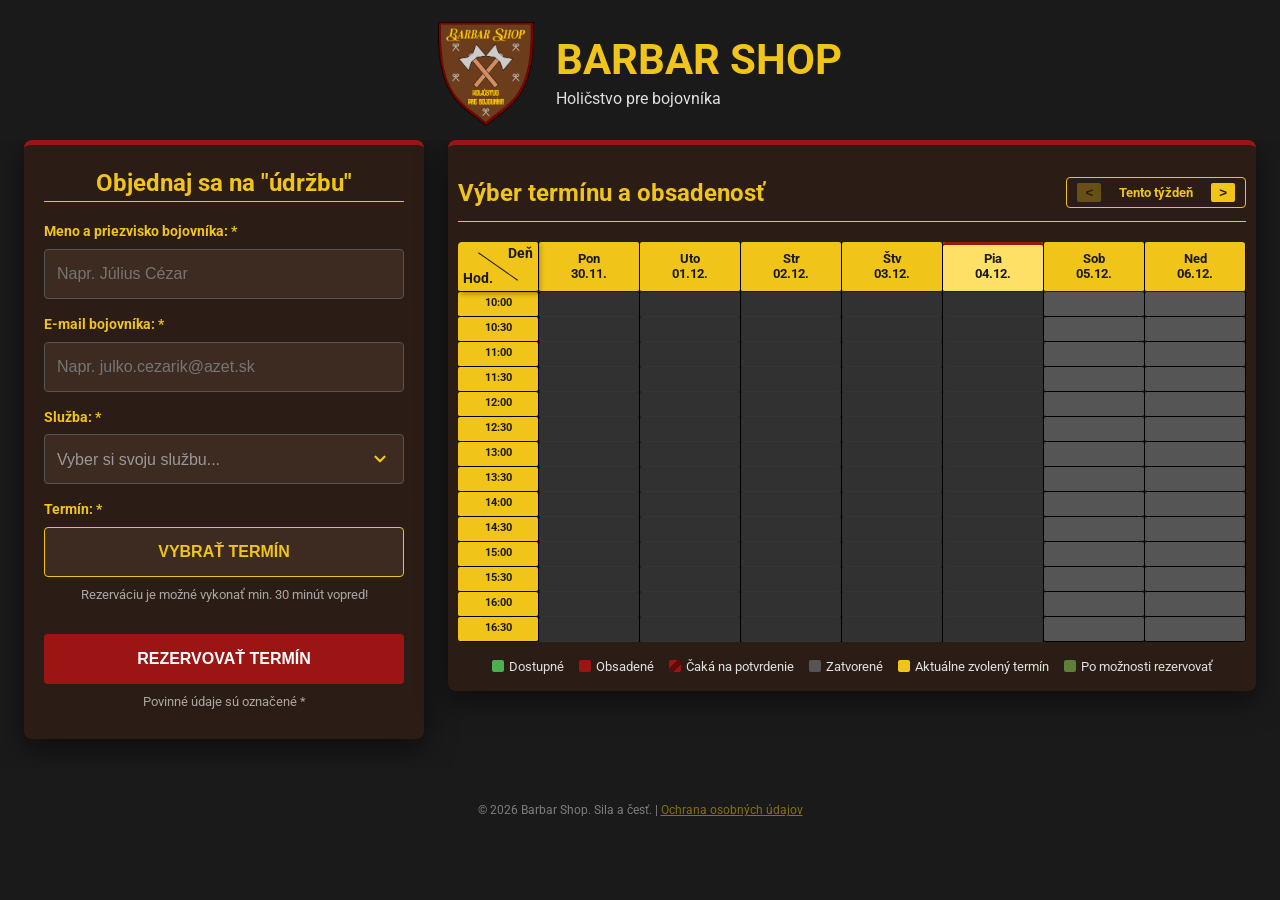
<file: index.html>
<!DOCTYPE html>
<html lang="sk">
<head>
    <meta charset="UTF-8">
    <meta name="viewport" content="width=device-width, initial-scale=1.0">


    <title>Barbar Shop | Pánske holičstvo</title>
    <meta name="description" content="Holičstvo pre skutočných bojovníkov. Objednaj sa na precízny pánsky strih alebo úpravu brady. Žiadne zbytočnosti, len kvalitná robota. Sila a česť!">
    <meta name="keywords" content="barber, holičstvo, pánsky strih, úprava brady, Brno, Nižný Žipov, Česko, Slovensko, okolie Brna, holič, barbar shop">
    <meta name="author" content="Barbar Shop">

    <meta property="og:type" content="website">
    <meta property="og:url" content="https://barbarshop-mu.vercel.app/">
    <meta property="og:title" content="Barbar Shop | Holičstvo pre bojovníka">
    <meta property="og:description" content="Objednaj sa na precízny pánsky strih alebo úpravu brady. Rýchla online rezervácia.">
    <meta property="og:image" content="https://barbarshop-mu.vercel.app/barbar_logo.webp">

    <meta name="twitter:card" content="summary_large_image">
    <meta name="twitter:url" content="https://barbarshop-mu.vercel.app/">
    <meta name="twitter:title" content="Barbar Shop | Holičstvo pre bojovníka">
    <meta name="twitter:description" content="Objednaj sa na precízny pánsky strih alebo úpravu brady v Brne.">
    <meta name="twitter:image" content="https://barbarshop-mu.vercel.app/barbar_logo.webp">


    <link rel="icon" type="image/x-icon" href="barbar_logo.webp">
    <!-- Spojenie s Google serverom sa nadviaže už počas sťahovania stránky, nie až pri načítaní dát -->
    <link rel="preconnect" href="https://script.google.com" crossorigin>
    <link rel="preconnect" href="https://script.googleusercontent.com" crossorigin>
    <link rel="stylesheet" href="style.css">
</head>
<body>
    <div id="toast-container" class="toast-container"></div>

    <header>
        <div class="header-content">
            <img src="barbar_logo.webp" alt="Logo" class="logo">
            <div class="brand-text">
                <h1>BARBAR SHOP</h1>
                <p class="slogan">Holičstvo pre bojovníka</p>
            </div>
        </div>
    </header>

    <main class="layout">
        <div class="notice-bar" id="notice-bar" hidden role="region" aria-label="Oznamy">
            <span class="notice-icon" aria-hidden="true">&#128226;</span>
            <span class="notice-text" id="notice-text" aria-live="polite"></span>
            <span class="notice-nav" id="notice-nav" hidden></span>
        </div>
        <section class="booking-container" id="booking-section">
            <h2 id="booking-title">Objednaj sa na "údržbu"</h2>
            <div class="reschedule-card" id="reschedule-card" hidden>
                <p class="reschedule-label">Meníš tento termín:</p>
                <p class="reschedule-old" id="reschedule-old"></p>
                <p class="reschedule-hint" id="reschedule-hint"></p>
                <a class="reschedule-leave" href="./">Nechcem meniť, späť na objednávku</a>
            </div>
            <div class="reschedule-done" id="reschedule-done" hidden>
                <div class="reschedule-check">&#10003;</div>
                <h3>Termín je zmenený</h3>
                <p id="reschedule-new"></p>
                <a id="reschedule-cal" class="pending-btn primary" target="_blank" rel="noopener" hidden>PRIDAŤ DO GOOGLE KALENDÁRA</a>
                <a id="reschedule-ics" class="pending-btn ghost" target="_blank" rel="noopener" hidden>STIAHNUŤ DO KALENDÁRA (.ICS)</a>
                <a class="reschedule-leave" href="./">Späť na hlavnú stránku</a>
            </div>
            <form id="booking-form">
                <div class="input-group">
                    <label for="name">Meno a priezvisko bojovníka: *</label>
                    <input type="text" id="name" name="name" placeholder="Napr. Július Cézar" required>
                </div>

                <div class="input-group">
                    <label for="email">E-mail bojovníka: *</label>
                    <input type="email" id="email" name="email" placeholder="Napr. julko.cezarik@azet.sk" required>
                </div>

                <div class="hp-field" aria-hidden="true">
                    <label for="website">Nechaj toto pole prázdne</label>
                    <input type="text" id="website" name="website" tabindex="-1" autocomplete="off">
                </div>

                <div class="input-group">
                    <label for="service">Služba: *</label>
                    <select id="service" required>
                        <option value="" disabled selected>Vyber si svoju službu...</option>
                        <option value="Pánsky strih">Sekera & Nožnice (Pánsky strih) [100 Kč]</option>
                        <option value="Úprava brady">Krotenie šelmy (Úprava brady) [50 Kč]</option>
                        <option value="Vlasy a brada">Kráľovský rituál (Vlasy a brada) [150 Kč]</option>
                    </select>
                </div>
                
                <div class="input-group termin-group">
                    <label for="">Termín: *</label>
                    
                    <div id="termin-selector-empty" class="termin-box">
                        <button type="button" id="btn-go-to-calendar" class="btn-secondary" disabled>VYBRAŤ TERMÍN</button>
                    </div>
                    
                    <div id="termin-selector-filled" class="termin-box" style="display: none;">
                        <span id="selected-termin-text" class="termin-text"></span>
                        <button type="button" id="btn-clear-termin" class="btn-clear">✖ ZRUŠIŤ</button>
                    </div>
                    <button type="button" id="btn-nearest" class="btn-nearest" hidden></button>
                    <p class="note">Rezerváciu je možné vykonať min. 30 minút vopred!</p>

                    <input type="hidden" id="date" required>
                    <input type="hidden" id="time" required>
                </div>
                
                <div id="turnstile-box" class="turnstile-box"></div>
                <button type="submit" class="btn-submit"><span class="spinner"></span><span class="btn-text">REZERVOVAŤ TERMÍN</span></button>
            </form>
            <p class="note">Povinné údaje sú označené *</p>
        </section>
        
        <section class="booking-container timetable-section">
            <div class="calendar-header-row">
                <h2 style="border:none; margin:0;">Výber termínu a obsadenosť</h2>
                <div class="week-controls">
                    <button type="button" id="prevWeek" class="btn-nav" disabled>&lt;</button>
                    <span id="weekLabel">Tento týždeň</span>
                    <button type="button" id="nextWeek" class="btn-nav">&gt;</button>
                </div>
            </div>
            <div style="position: relative;"> 
                <div class="timetable-container">
                    <div id="timetable" class="timetable"></div>
                </div>
                
                <div id="loading-overlay" style="display: none;">
                    <span>Aktualizujem bojové plány...</span>
                </div>

            </div>
            <div class="legend">
                <div class="leg-item"><span class="box green"></span> Dostupné</div>
                <div class="leg-item"><span class="box red"></span> Obsadené</div>
                <div class="leg-item"><span class="box pending"></span> Čaká na potvrdenie</div>
                <div class="leg-item"><span class="box gray"></span> Zatvorené</div>
                <div class="leg-item"><span class="box gold"></span> Aktuálne zvolený termín</div>
                <div class="leg-item"><span class="box outOfRange"></span> Po možnosti rezervovať</div>
            </div>
        </section>

        <section class="booking-container wide-section gallery-section" id="gallery-section" hidden>
            <h2>Naša práca</h2>
            <div class="gallery-grid" id="gallery-grid"></div>
        </section>

        <section class="booking-container wide-section reviews-section" id="reviews-section" hidden>
            <h2>Čo hovoria bojovníci?</h2>
            <p class="reviews-summary" id="reviews-summary"></p>
            <div class="reviews-list" id="reviews-list"></div>
        </section>
    </main>
    
    <footer>
        <p>&copy; 2026 Barbar Shop. Sila a česť. | <a href="privacy.html">Ochrana osobných údajov</a></p>
    </footer>
    
    <!-- Panel po odoslaní objednávky: odpočet pred odoslaním mailu (oprava e-mailu), potom čakanie na potvrdenie -->
    <div class="pending-overlay" id="pending-overlay" hidden>
        <div class="pending-box" role="dialog" aria-modal="true" aria-labelledby="pending-title" aria-describedby="pending-text">
            <h3 id="pending-title"></h3>
            <p class="pending-termin" id="pending-termin"></p>
            <p class="pending-text" id="pending-text"></p>
            <p class="pending-email" id="pending-email"></p>
            <div class="pending-progress" id="pending-progress"><div class="pending-bar" id="pending-bar"></div></div>
            <p class="pending-timer" id="pending-timer" aria-live="polite"></p>
            <p class="pending-hint" id="pending-hint"></p>
            <form class="pending-change" id="pending-change" hidden novalidate>
                <label for="pending-new-email">Správny e-mail:</label>
                <input type="email" id="pending-new-email" autocomplete="email" maxlength="200">
                <button type="submit" class="pending-btn primary" id="pending-change-save">ULOŽIŤ A POSLAŤ</button>
                <button type="button" class="pending-link" id="pending-change-back">Späť</button>
            </form>
            <p class="pending-error" id="pending-error" role="alert"></p>
            <div class="pending-links" id="pending-links" hidden>
                <a id="pending-cal" class="pending-btn primary" target="_blank" rel="noopener">PRIDAŤ DO GOOGLE KALENDÁRA</a>
                <a id="pending-ics" class="pending-btn ghost" target="_blank" rel="noopener">STIAHNUŤ DO KALENDÁRA (.ICS)</a>
            </div>
            <div class="pending-actions" id="pending-actions">
                <button type="button" class="pending-btn primary" id="pending-send-now">E-MAIL JE SPRÁVNY, POSLAŤ</button>
                <button type="button" class="pending-btn primary" id="pending-close-btn">ZAVRIEŤ</button>
                <div class="pending-secondary">
                    <button type="button" class="pending-link" id="pending-change-btn">Zmeniť e-mail</button>
                    <button type="button" class="pending-link danger" id="pending-cancel-btn">Zrušiť rezerváciu</button>
                </div>
            </div>
        </div>
    </div>
    <div class="pending-mini" id="pending-mini" hidden>
        <span id="pending-mini-text"></span>
        <button type="button" id="pending-mini-open">ZOBRAZIŤ</button>
    </div>

    <div class="lightbox" id="lightbox" hidden role="dialog" aria-modal="true" aria-label="Galéria">
        <button type="button" class="lightbox-close" id="lightbox-close" aria-label="Zavrieť">&times;</button>
        <button type="button" class="lightbox-nav lightbox-prev" id="lightbox-prev" aria-label="Predchádzajúca">&#8249;</button>
        <div class="lightbox-stage" id="lightbox-stage"></div>
        <button type="button" class="lightbox-nav lightbox-next" id="lightbox-next" aria-label="Ďalšia">&#8250;</button>
        <div class="lightbox-caption" id="lightbox-caption"></div>
    </div>

    <script src="script.js"></script>
</body>
</html>
</file>
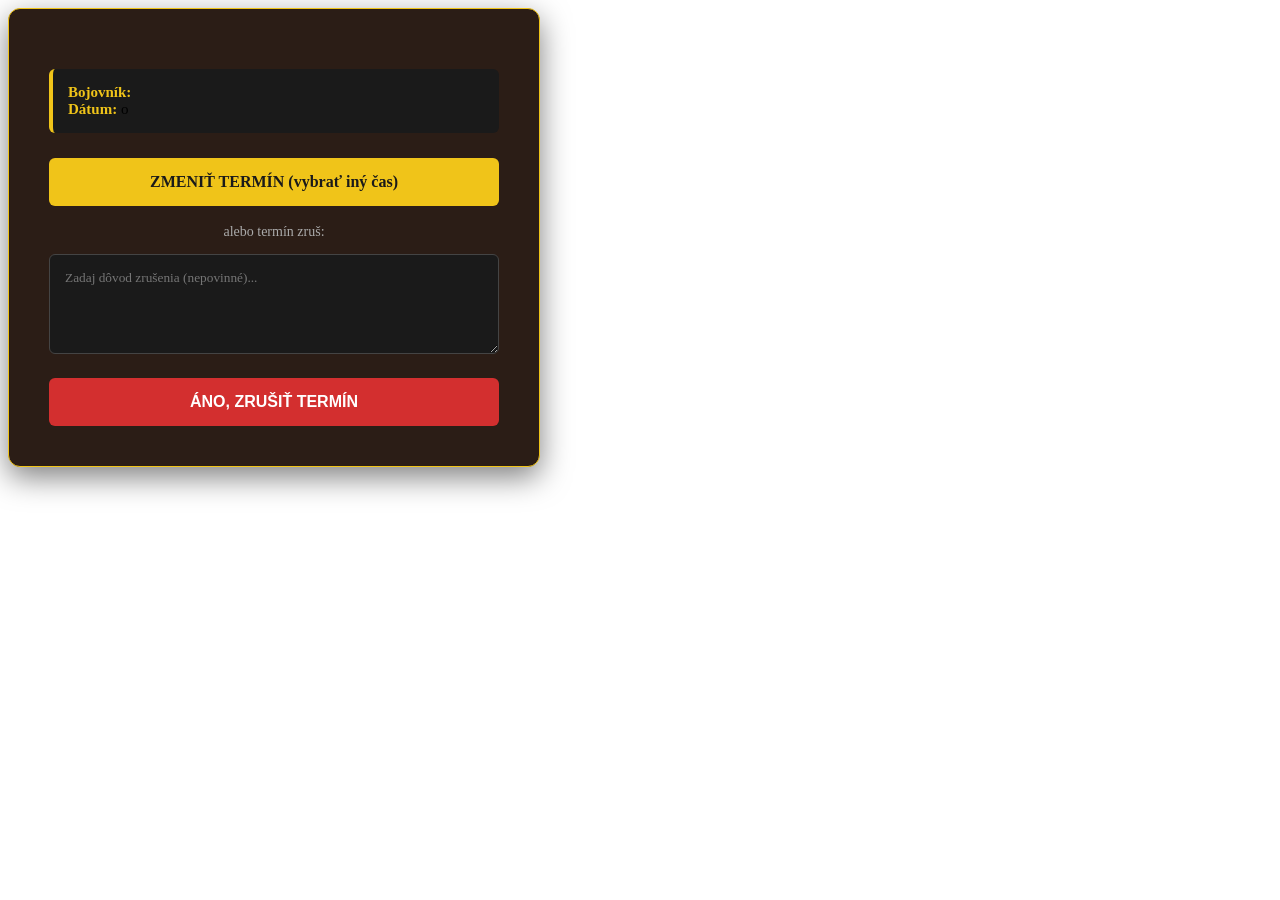
<file: CancelPage.html>
<!DOCTYPE html>
<html lang="sk">
<head>
  <meta charset="UTF-8">
  <meta name="viewport" content="width=device-width, initial-scale=1.0">
  <title>Zrušenie termínu | Barbar Shop</title>
  <style>
    <?!= fontFaceCss ?>
    body {
      font-family: 'Roboto', 'Segoe UI', Helvetica, Arial, sans-serif;
      background-color: #1a1a1a;
      color: #e0e0e0;
      margin: 0;
      padding: 20px;
      display: flex;
      justify-content: center;
      align-items: center;
      min-height: 100vh;
    }
    .card {
      background-color: #2b1d16;
      border: 1px solid #f0c419;
      border-radius: 12px;
      padding: 40px;
      max-width: 450px;
      width: 100%;
      box-shadow: 0 10px 30px rgba(0,0,0,0.5);
      text-align: center;
    }
    h2 {
      color: #f0c419;
      margin-top: 0;
    }
    .details {
      background-color: #1a1a1a;
      padding: 15px;
      border-radius: 6px;
      margin-bottom: 25px;
      text-align: left;
      font-size: 15px;
      border-left: 4px solid #f0c419;
    }
    .details b { color: #f0c419; }
    textarea {
      width: 100%;
      background-color: #1a1a1a;
      border: 1px solid #444;
      color: #fff;
      padding: 15px;
      border-radius: 6px;
      font-family: inherit;
      resize: vertical;
      min-height: 100px;
      box-sizing: border-box;
      margin-bottom: 20px;
    }
    textarea:focus {
      outline: none;
      border-color: #f0c419;
    }
    .btn {
      background-color: #d32f2f;
      color: white;
      border: none;
      padding: 15px 25px;
      font-size: 16px;
      font-weight: bold;
      border-radius: 6px;
      cursor: pointer;
      width: 100%;
      transition: background-color 0.3s;
    }
    .btn:hover { background-color: #b71c1c; }
    .btn-change {
      display: block;
      box-sizing: border-box;
      width: 100%;
      padding: 15px 25px;
      background-color: #f0c419;
      color: #1a1a1a;
      font-size: 16px;
      font-weight: bold;
      text-decoration: none;
      border-radius: 6px;
      transition: background-color 0.3s;
    }
    .btn-change:hover { background-color: #d9b016; }
    .or { margin: 18px 0 14px 0; font-size: 14px; color: #aaa; }
    <?!= busyCss ?>
  </style>
</head>
<body>
  <div class="card">
    <? const mozeZmenu = (typeof zmenaUrl !== 'undefined' && zmenaUrl); ?>
    <h2><?= mozeZmenu ? 'Čo chceš s termínom?' : 'Naozaj chceš zrušiť termín?' ?></h2>
    
    <div class="details">
      <b>Bojovník:</b> <?= meno ?><br>
      <b>Dátum:</b> <?= datum ?> o <?= cas ?>
    </div>

    <? if (mozeZmenu) { ?>
    <a class="btn-change" href="<?= zmenaUrl ?>" target="_top">ZMENIŤ TERMÍN (vybrať iný čas)</a>
    <p class="or">alebo termín zruš:</p>
    <? } ?>

    <form method="GET" action="<?= scriptUrl ?>" target="_top">
      <input type="hidden" name="action" value="executeCancel">
      <input type="hidden" name="id" value="<?= id ?>">
      <input type="hidden" name="role" value="<?= role ?>">
      <input type="hidden" name="t" value="<?= t ?>">
      
      <textarea name="dovod" placeholder="Zadaj dôvod zrušenia (nepovinné)..."></textarea>
      
      <button type="submit" class="btn" data-busy="RUŠÍM TERMÍN...">ÁNO, ZRUŠIŤ TERMÍN</button>
    </form>
  </div>
  <script><?!= busyJs ?></script>
</body>
</html>
</file>
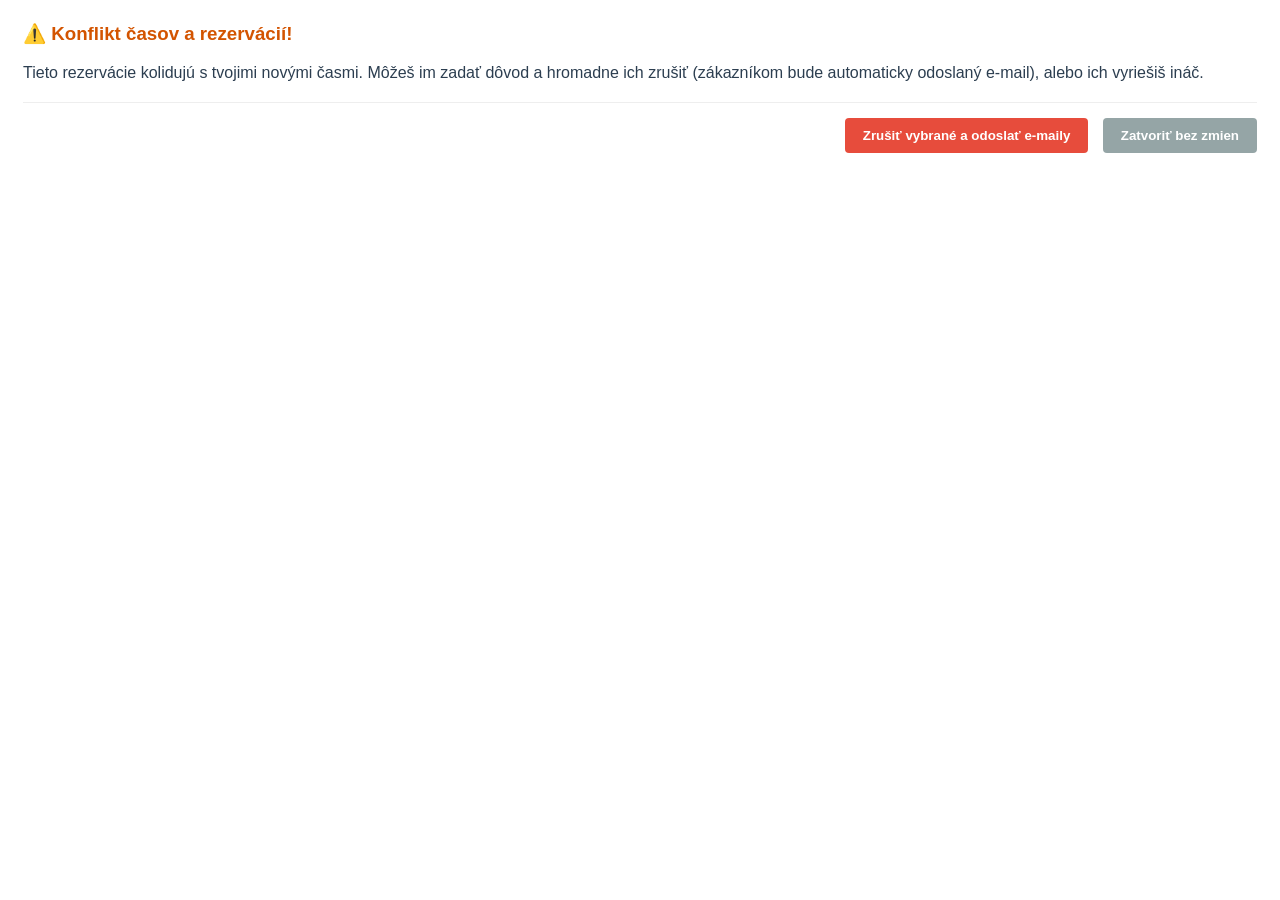
<file: DialogZrusenie.html>
<!DOCTYPE html>
<html>
<head>
  <style>
    body { font-family: 'Segoe UI', Tahoma, Geneva, Verdana, sans-serif; padding: 15px; color: #2c3e50; }
    h3 { margin-top: 0; color: #d35400; }
    .rez-item { background: #fdfefe; border: 1px solid #d5dbdb; border-radius: 6px; padding: 12px; margin-bottom: 15px; }
    textarea { width: 95%; height: 45px; margin-top: 8px; border: 1px solid #bdc3c7; border-radius: 4px; padding: 5px; font-family: inherit; }
    button { background: #e74c3c; color: white; padding: 10px 18px; border: none; cursor: pointer; border-radius: 4px; font-weight: bold; }
    button:hover { background: #c0392b; }
    button.cancel { background: #95a5a6; margin-left: 10px; }
    button.cancel:hover { background: #7f8c8d; }
    .btn-container { text-align: right; margin-top: 20px; border-top: 1px solid #eee; padding-top: 15px; }
  </style>
</head>
<body>
  <h3>⚠️ Konflikt časov a rezervácií!</h3>
  <p>Tieto rezervácie kolidujú s tvojimi novými časmi. Môžeš im zadať dôvod a hromadne ich zrušiť (zákazníkom bude automaticky odoslaný e-mail), alebo ich vyriešiš ináč.</p>
  
  <div id="list"></div>
  
  <div class="btn-container">
    <button id="submitBtn" onclick="submit()">Zrušiť vybrané a odoslať e-maily</button>
    <button class="cancel" onclick="google.script.host.close()">Zatvoriť bez zmien</button>
  </div>

  <script>
    // meno/dátum/čas pochádzajú z riadkov v Google Sheete, ktoré v konečnom dôsledku vypĺňa
    // ktokoľvek cez verejný objednávkový formulár - preto ich pred vložením do innerHTML escapujeme.
    function escapeHtml(str) {
      return String(str).replace(/[&<>"']/g, c => ({'&':'&amp;','<':'&lt;','>':'&gt;','"':'&quot;',"'":'&#39;'}[c]));
    }

    // POZOR - toto NIE JE JSON.parse(reťazec)! <?!= konflikty ?> vloží priamo pole objektov ako
    // JS literál (jsonForScript v .gs len ošetrí "<"/">"/"&", aby sa to nepobilo s okolitým <script> tagom).
    // Predtým tu bolo JSON.parse(<?= konflikty ?>) - to by ale vždy spadlo s chybou, lebo JSON.parse
    // dostal rovno pole/objekt (nie textový reťazec), a taký vstup vždy zlyhá s "[object Object] is not valid JSON".
    let konflikty = <?!= konflikty ?>;
    let listDiv = document.getElementById('list');

    konflikty.forEach((k, index) => {
       listDiv.innerHTML += `
         <div class="rez-item">
           <label><input type="checkbox" id="check-${index}" checked> <b>${escapeHtml(k.datum)} o ${escapeHtml(k.cas)}</b> - ${escapeHtml(k.meno)}</label>
           <textarea id="reason-${index}" placeholder="Dôvod (napr. Máš dovolenku, zmena otváracích hodín...)"></textarea>
         </div>
       `;
    });

    function submit() {
       let toCancel = [];
       konflikty.forEach((k, index) => {
          if (document.getElementById(`check-${index}`).checked) {
             k.dovod = document.getElementById(`reason-${index}`).value || "Neočakávané prevádzkové dôvody (zmena otváracích hodín).";
             toCancel.push(k);
          }
       });

       if(toCancel.length > 0) {
          let btn = document.getElementById('submitBtn');
          btn.innerText = "Odosielam...";
          btn.disabled = true;
          // Pošleme to do backendu a zatvoríme
          google.script.run.withSuccessHandler(() => {
             google.script.host.close();
          }).withFailureHandler((err) => {
             btn.innerText = "Chyba, zavri okno a skús znova";
             alert("Rušenie zlyhalo: " + (err && err.message ? err.message : err));
          }).processCancellations(toCancel, '<?= nonce ?>');
       } else {
          google.script.host.close();
       }
    }
  </script>
</body>
</html>
</file>
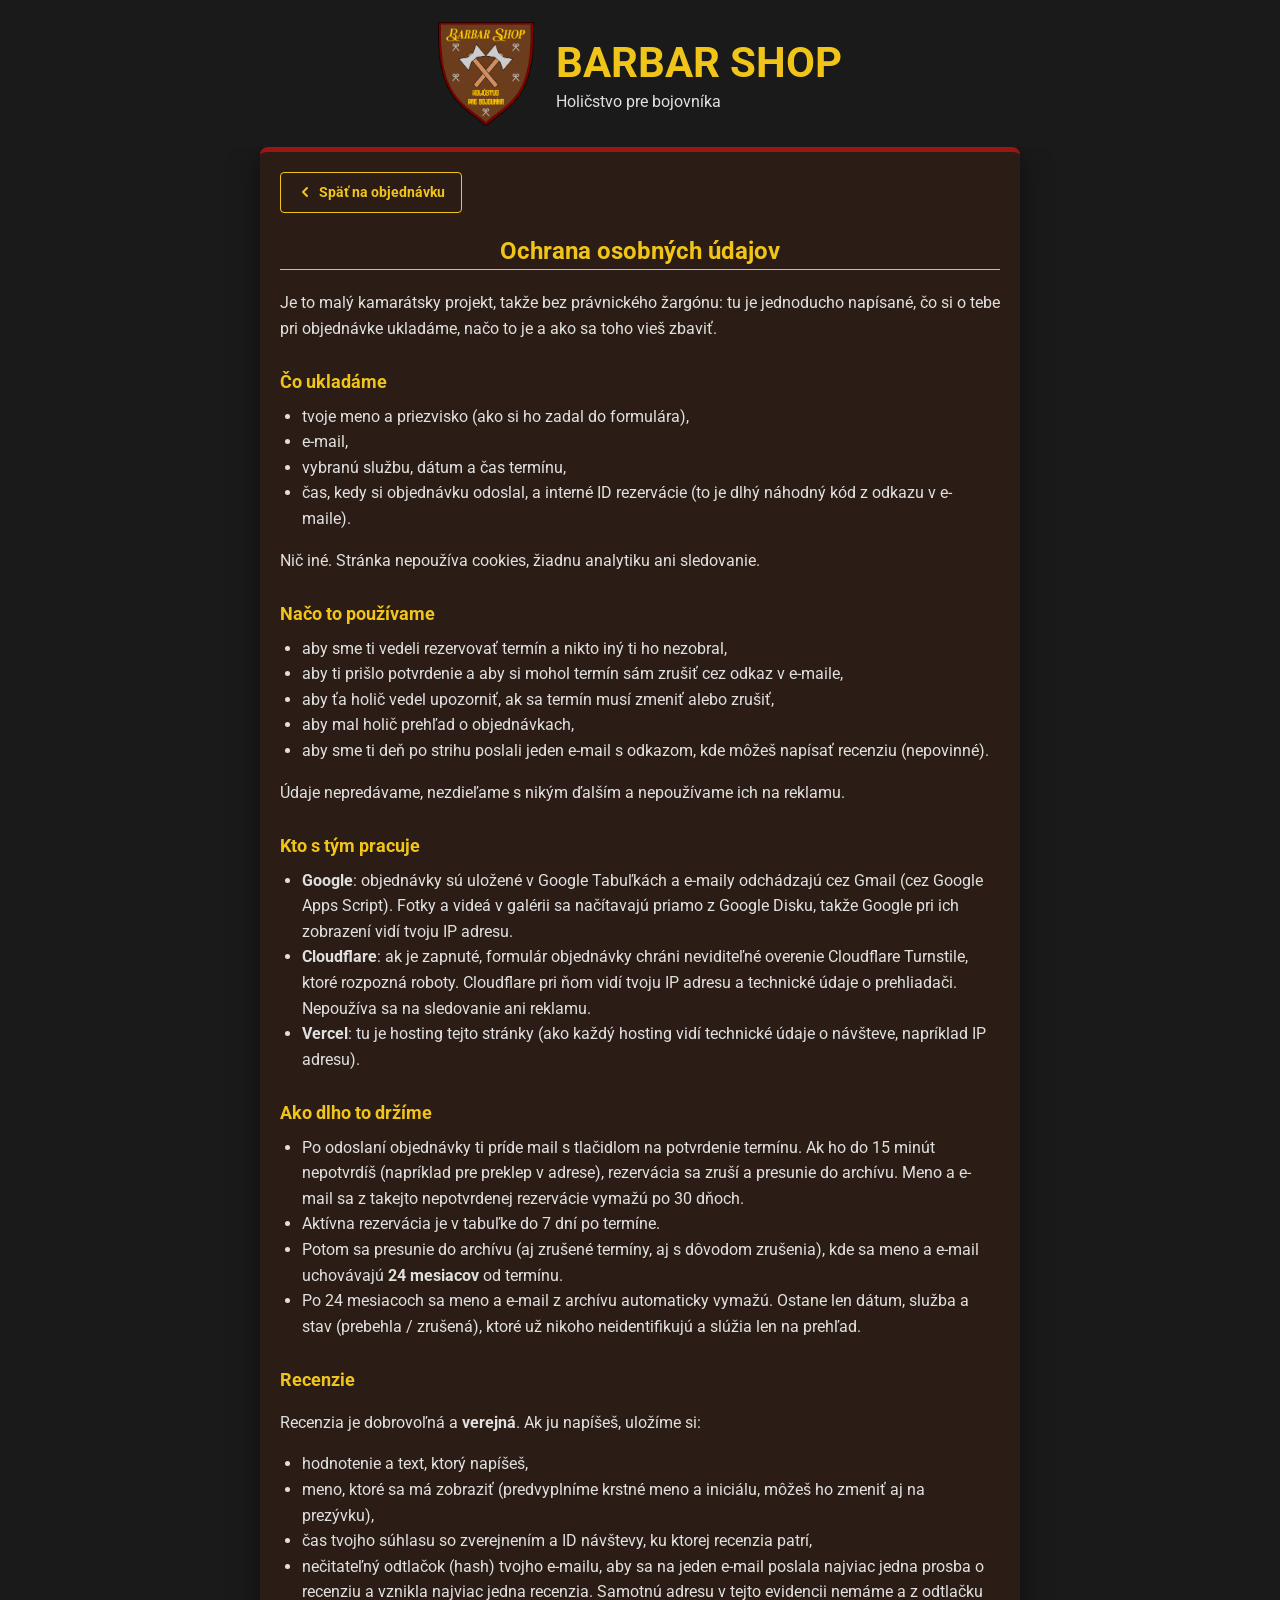
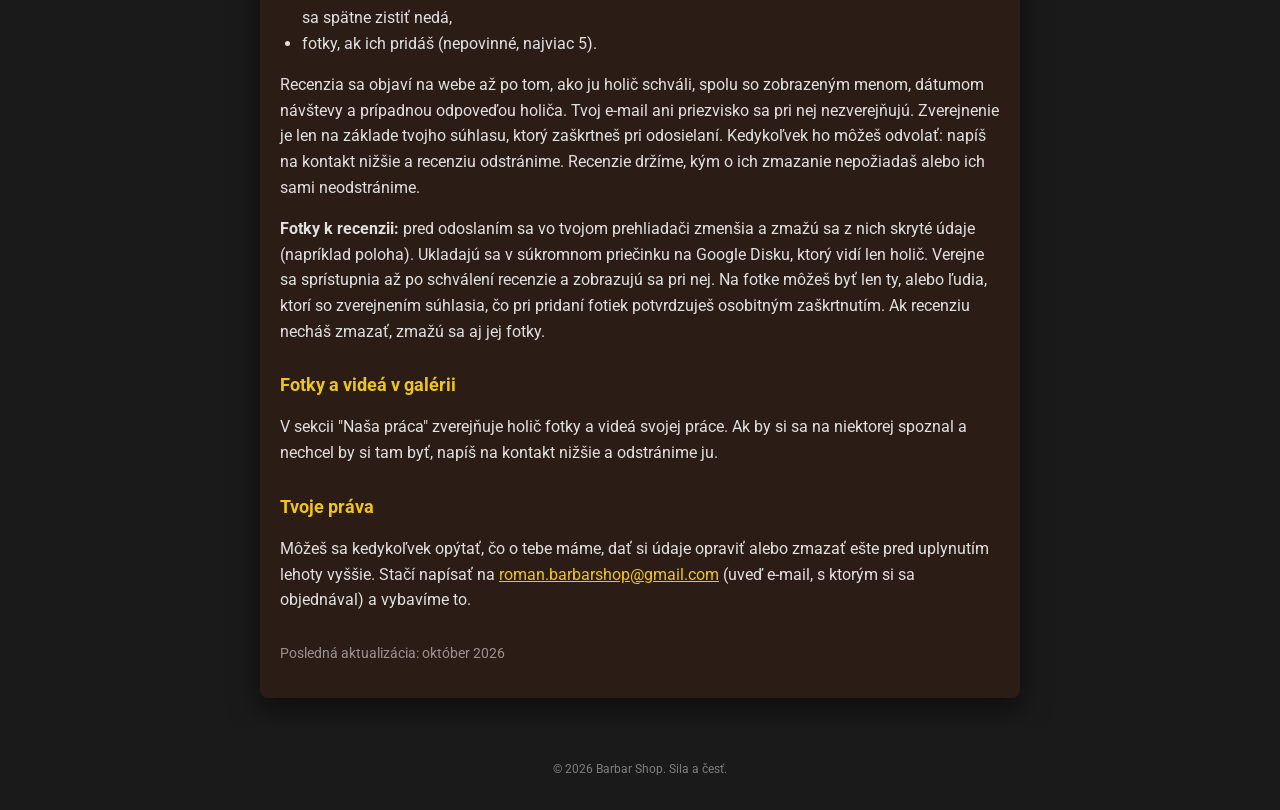
<file: privacy.html>
<!DOCTYPE html>
<html lang="sk">
<head>
    <meta charset="UTF-8">
    <meta name="viewport" content="width=device-width, initial-scale=1.0">

    <title>Ochrana osobných údajov | Barbar Shop</title>
    <meta name="description" content="Aké osobné údaje pri objednávke ukladáme, načo ich používame, ako dlho ich držíme a ako ich môžeš dať zmazať.">
    <meta name="robots" content="noindex">

    <link rel="icon" type="image/x-icon" href="barbar_logo.webp">
    <link rel="stylesheet" href="style.css">
    <style>
        .booking-container.privacy {
            max-width: 760px;
            margin-bottom: 30px;
        }
        .privacy h3 {
            color: var(--gold);
            font-size: 1.1rem;
            margin: 28px 0 8px 0;
        }
        .privacy p, .privacy li {
            line-height: 1.6;
        }
        .privacy ul {
            padding-left: 22px;
            margin: 8px 0;
        }
        .privacy a {
            color: var(--gold);
        }
        .privacy .updated {
            opacity: 0.6;
            font-size: 0.85rem;
            margin-top: 30px;
        }
        .privacy a.back-link {
            display: inline-flex;
            align-items: center;
            gap: 6px;
            margin-bottom: 20px;
            padding: 9px 16px;
            border: 1px solid var(--gold);
            border-radius: 4px;
            color: var(--gold);
            font-weight: bold;
            font-size: 0.9rem;
            text-decoration: none;
            transition: background 0.15s, color 0.15s;
        }
        .privacy a.back-link:hover {
            background: var(--gold);
            color: var(--dark);
        }
    </style>
</head>
<body>
    <header>
        <div class="header-content">
            <a href="index.html"><img src="barbar_logo.webp" alt="Logo" class="logo"></a>
            <div class="brand-text">
                <h1>BARBAR SHOP</h1>
                <p class="slogan">Holičstvo pre bojovníka</p>
            </div>
        </div>
    </header>

    <main>
        <section class="booking-container privacy">
            <a class="back-link" href="index.html"><svg width="16" height="16" viewBox="0 0 24 24" fill="none" stroke="currentColor" stroke-width="3" stroke-linecap="round" stroke-linejoin="round" aria-hidden="true"><polyline points="15 18 9 12 15 6"></polyline></svg>Späť na objednávku</a>
            <h2>Ochrana osobných údajov</h2>

            <p>Je to malý kamarátsky projekt, takže bez právnického žargónu: tu je jednoducho napísané, čo si o tebe pri objednávke ukladáme, načo to je a ako sa toho vieš zbaviť.</p>

            <h3>Čo ukladáme</h3>
            <ul>
                <li>tvoje meno a priezvisko (ako si ho zadal do formulára),</li>
                <li>e-mail,</li>
                <li>vybranú službu, dátum a čas termínu,</li>
                <li>čas, kedy si objednávku odoslal, a interné ID rezervácie (to je dlhý náhodný kód z odkazu v e-maile).</li>
            </ul>
            <p>Nič iné. Stránka nepoužíva cookies, žiadnu analytiku ani sledovanie.</p>

            <h3>Načo to používame</h3>
            <ul>
                <li>aby sme ti vedeli rezervovať termín a nikto iný ti ho nezobral,</li>
                <li>aby ti prišlo potvrdenie a aby si mohol termín sám zrušiť cez odkaz v e-maile,</li>
                <li>aby ťa holič vedel upozorniť, ak sa termín musí zmeniť alebo zrušiť,</li>
                <li>aby mal holič prehľad o objednávkach,</li>
                <li>aby sme ti deň po strihu poslali jeden e-mail s odkazom, kde môžeš napísať recenziu (nepovinné).</li>
            </ul>
            <p>Údaje nepredávame, nezdieľame s nikým ďalším a nepoužívame ich na reklamu.</p>

            <h3>Kto s tým pracuje</h3>
            <ul>
                <li><strong>Google</strong>: objednávky sú uložené v Google Tabuľkách a e-maily odchádzajú cez Gmail (cez Google Apps Script). Fotky a videá v galérii sa načítavajú priamo z Google Disku, takže Google pri ich zobrazení vidí tvoju IP adresu.</li>
                <li><strong>Cloudflare</strong>: ak je zapnuté, formulár objednávky chráni neviditeľné overenie Cloudflare Turnstile, ktoré rozpozná roboty. Cloudflare pri ňom vidí tvoju IP adresu a technické údaje o prehliadači. Nepoužíva sa na sledovanie ani reklamu.</li>
                <li><strong>Vercel</strong>: tu je hosting tejto stránky (ako každý hosting vidí technické údaje o návšteve, napríklad IP adresu).</li>
            </ul>

            <h3>Ako dlho to držíme</h3>
            <ul>
                <li>Po odoslaní objednávky ti príde mail s tlačidlom na potvrdenie termínu. Ak ho do 15 minút nepotvrdíš (napríklad pre preklep v adrese), rezervácia sa zruší a presunie do archívu. Meno a e-mail sa z takejto nepotvrdenej rezervácie vymažú po 30 dňoch.</li>
                <li>Aktívna rezervácia je v tabuľke do 7 dní po termíne.</li>
                <li>Potom sa presunie do archívu (aj zrušené termíny, aj s dôvodom zrušenia), kde sa meno a e-mail uchovávajú <strong>24 mesiacov</strong> od termínu.</li>
                <li>Po 24 mesiacoch sa meno a e-mail z archívu automaticky vymažú. Ostane len dátum, služba a stav (prebehla / zrušená), ktoré už nikoho neidentifikujú a slúžia len na prehľad.</li>
            </ul>

            <h3>Recenzie</h3>
            <p>Recenzia je dobrovoľná a <strong>verejná</strong>. Ak ju napíšeš, uložíme si:</p>
            <ul>
                <li>hodnotenie a text, ktorý napíšeš,</li>
                <li>meno, ktoré sa má zobraziť (predvyplníme krstné meno a iniciálu, môžeš ho zmeniť aj na prezývku),</li>
                <li>čas tvojho súhlasu so zverejnením a ID návštevy, ku ktorej recenzia patrí,</li>
                <li>nečitateľný odtlačok (hash) tvojho e-mailu, aby sa na jeden e-mail poslala najviac jedna prosba o recenziu a vznikla najviac jedna recenzia. Samotnú adresu v tejto evidencii nemáme a z odtlačku sa spätne zistiť nedá,</li>
                <li>fotky, ak ich pridáš (nepovinné, najviac 5).</li>
            </ul>
            <p>Recenzia sa objaví na webe až po tom, ako ju holič schváli, spolu so zobrazeným menom, dátumom návštevy a prípadnou odpoveďou holiča. Tvoj e-mail ani priezvisko sa pri nej nezverejňujú. Zverejnenie je len na základe tvojho súhlasu, ktorý zaškrtneš pri odosielaní. Kedykoľvek ho môžeš odvolať: napíš na kontakt nižšie a recenziu odstránime. Recenzie držíme, kým o ich zmazanie nepožiadaš alebo ich sami neodstránime.</p>
            <p><strong>Fotky k recenzii:</strong> pred odoslaním sa vo tvojom prehliadači zmenšia a zmažú sa z nich skryté údaje (napríklad poloha). Ukladajú sa v súkromnom priečinku na Google Disku, ktorý vidí len holič. Verejne sa sprístupnia až po schválení recenzie a zobrazujú sa pri nej. Na fotke môžeš byť len ty, alebo ľudia, ktorí so zverejnením súhlasia, čo pri pridaní fotiek potvrdzuješ osobitným zaškrtnutím. Ak recenziu necháš zmazať, zmažú sa aj jej fotky.</p>

            <h3>Fotky a videá v galérii</h3>
            <p>V sekcii "Naša práca" zverejňuje holič fotky a videá svojej práce. Ak by si sa na niektorej spoznal a nechcel by si tam byť, napíš na kontakt nižšie a odstránime ju.</p>

            <h3>Tvoje práva</h3>
            <p>Môžeš sa kedykoľvek opýtať, čo o tebe máme, dať si údaje opraviť alebo zmazať ešte pred uplynutím lehoty vyššie. Stačí napísať na <a href="mailto:roman.barbarshop@gmail.com">roman.barbarshop@gmail.com</a> (uveď e-mail, s ktorým si sa objednával) a vybavíme to.</p>

            <p class="updated">Posledná aktualizácia: október 2026</p>
        </section>
    </main>

    <footer>
        <p>&copy; 2026 Barbar Shop. Sila a česť.</p>
    </footer>
</body>
</html>
</file>
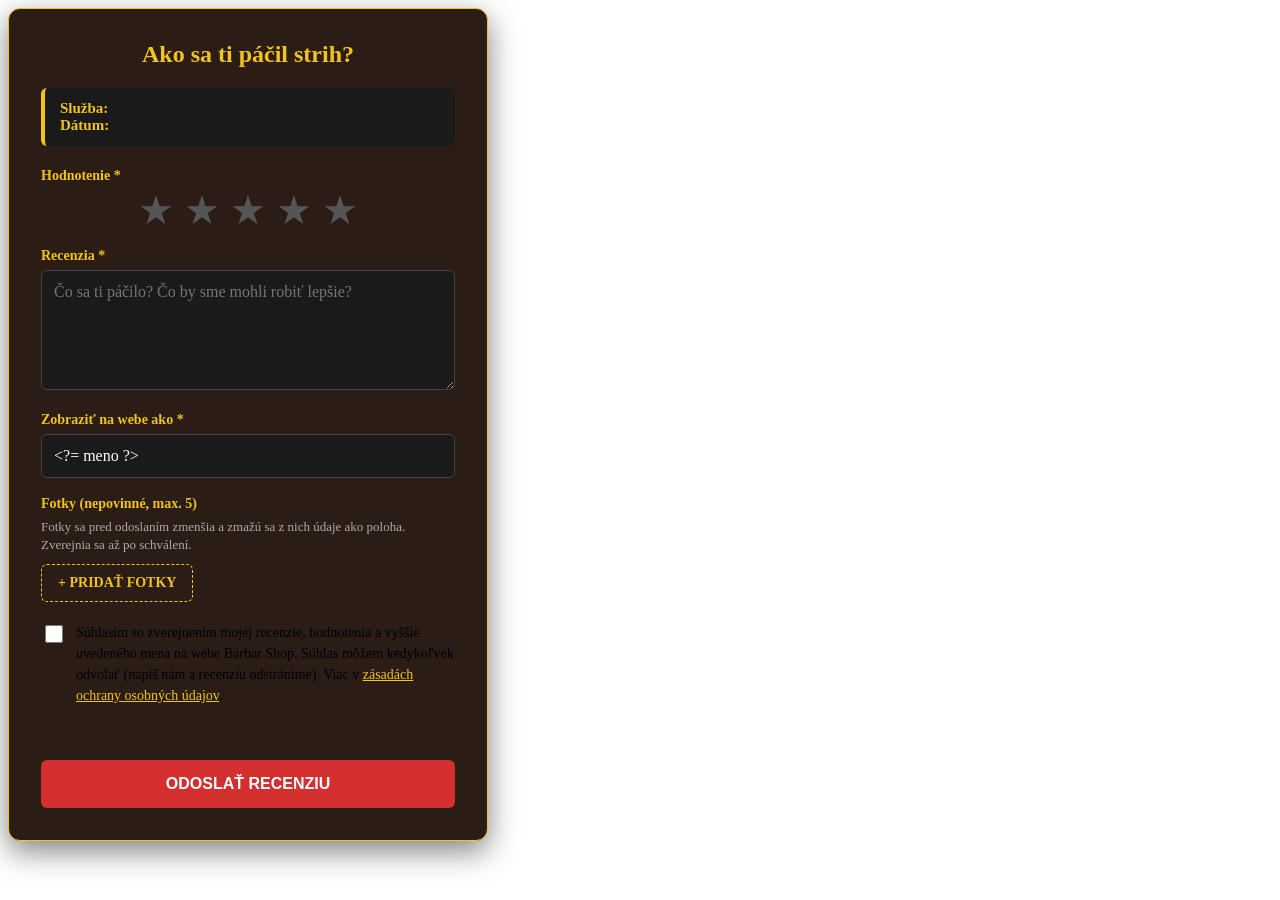
<file: RecenziaPage.html>
<!DOCTYPE html>
<html lang="sk">
<head>
  <meta charset="UTF-8">
  <meta name="viewport" content="width=device-width, initial-scale=1.0">
  <title>Recenzia | Barbar Shop</title>
  <style>
    <?!= fontFaceCss ?>
    body {
      font-family: 'Roboto', 'Segoe UI', Helvetica, Arial, sans-serif;
      background-color: #1a1a1a;
      color: #e0e0e0;
      margin: 0;
      padding: 20px;
      display: flex;
      justify-content: center;
      align-items: center;
      min-height: 100vh;
      box-sizing: border-box;
    }
    .card {
      background-color: #2b1d16;
      border: 1px solid #f0c419;
      border-radius: 12px;
      padding: 32px;
      max-width: 480px;
      width: 100%;
      box-shadow: 0 10px 30px rgba(0,0,0,0.5);
      box-sizing: border-box;
    }
    h2 { color: #f0c419; margin: 0 0 20px 0; text-align: center; }
    .details {
      background-color: #1a1a1a;
      padding: 12px 15px;
      border-radius: 6px;
      margin-bottom: 22px;
      font-size: 15px;
      border-left: 4px solid #f0c419;
    }
    .details b { color: #f0c419; }
    label.field { display: block; color: #f0c419; font-weight: bold; font-size: 14px; margin: 18px 0 6px; }
    .stars { display: flex; justify-content: center; gap: 6px; margin: 4px 0 0; }
    .star {
      background: none;
      border: none;
      color: #555;
      font-size: 40px;
      line-height: 1;
      cursor: pointer;
      padding: 0 2px;
      transition: color 0.15s, transform 0.1s;
    }
    .star.on { color: #f0c419; }
    .star:hover { transform: scale(1.15); }
    textarea, input[type="text"] {
      width: 100%;
      box-sizing: border-box;
      background-color: #1a1a1a;
      border: 1px solid #444;
      color: #fff;
      padding: 12px;
      border-radius: 6px;
      font-family: inherit;
      font-size: 16px;
    }
    textarea { min-height: 120px; resize: vertical; }
    textarea:focus, input[type="text"]:focus { outline: none; border-color: #f0c419; }
    .photo-hint { font-size: 13px; color: #aaa; margin: 0 0 10px; line-height: 1.4; }
    .photo-add {
      display: inline-block;
      background: transparent;
      color: #f0c419;
      border: 1px dashed #f0c419;
      border-radius: 6px;
      padding: 10px 16px;
      font: inherit;
      font-size: 14px;
      font-weight: bold;
      cursor: pointer;
    }
    .photo-add:hover { background: rgba(240, 196, 25, 0.1); }
    .photo-add[disabled] { opacity: 0.45; cursor: not-allowed; }
    .photo-count { margin-left: 10px; font-size: 13px; color: #aaa; }
    .photo-grid { display: grid; grid-template-columns: repeat(auto-fill, minmax(84px, 1fr)); gap: 8px; margin-top: 12px; }
    .photo-grid:empty { display: none; }
    .photo-tile { position: relative; aspect-ratio: 1 / 1; border-radius: 6px; overflow: hidden; background: #1a1a1a; }
    .photo-tile img { width: 100%; height: 100%; object-fit: cover; display: block; }
    .photo-remove {
      position: absolute; top: 4px; right: 4px; width: 26px; height: 26px; padding: 0;
      border: none; border-radius: 50%; background: rgba(0, 0, 0, 0.75); color: #fff;
      font-size: 18px; line-height: 1; cursor: pointer;
    }
    .photo-remove:hover { background: #d32f2f; }
    .consent { display: flex; gap: 10px; align-items: flex-start; margin-top: 20px; font-size: 14px; line-height: 1.5; }
    .consent[hidden] { display: none; }
    .consent input { margin-top: 3px; width: 18px; height: 18px; flex: 0 0 auto; }
    .consent a { color: #f0c419; }
    .btn {
      background-color: #d32f2f;
      color: white;
      border: none;
      padding: 15px 25px;
      font-size: 16px;
      font-weight: bold;
      border-radius: 6px;
      cursor: pointer;
      width: 100%;
      margin-top: 22px;
      transition: background-color 0.3s;
    }
    .btn:hover { background-color: #b71c1c; }
    .btn:disabled { opacity: 0.6; cursor: not-allowed; }
    .btn .spin { display: inline-block; width: 14px; height: 14px; margin-right: 9px; vertical-align: -2px; border: 2px solid rgba(255, 255, 255, 0.35); border-top-color: #fff; border-radius: 50%; animation: btnspin 0.8s linear infinite; }
    @keyframes btnspin { to { transform: rotate(360deg); } }
    .error { color: #ff8a80; font-size: 14px; margin-top: 14px; min-height: 18px; text-align: center; }
    .done { text-align: center; }
    .done .icon { font-size: 60px; color: #4caf50; margin-bottom: 10px; }
  </style>
</head>
<body>
  <div class="card" id="card">
    <div id="formView">
      <h2>Ako sa ti páčil strih?</h2>

      <div class="details">
        <b>Služba:</b> <?= sluzba ?><br>
        <b>Dátum:</b> <?= datum ?>
      </div>

      <label class="field">Hodnotenie *</label>
      <div class="stars" id="stars" role="radiogroup" aria-label="Hodnotenie">
        <button type="button" class="star" data-v="1" aria-label="1 hviezdička">&#9733;</button>
        <button type="button" class="star" data-v="2" aria-label="2 hviezdičky">&#9733;</button>
        <button type="button" class="star" data-v="3" aria-label="3 hviezdičky">&#9733;</button>
        <button type="button" class="star" data-v="4" aria-label="4 hviezdičky">&#9733;</button>
        <button type="button" class="star" data-v="5" aria-label="5 hviezdičiek">&#9733;</button>
      </div>

      <label class="field" for="text">Recenzia *</label>
      <textarea id="text" maxlength="1000" placeholder="Čo sa ti páčilo? Čo by sme mohli robiť lepšie?"></textarea>

      <label class="field" for="name">Zobraziť na webe ako *</label>
      <input type="text" id="name" maxlength="40" value="<?= meno ?>">

      <label class="field">Fotky (nepovinné, max. 5)</label>
      <p class="photo-hint">Fotky sa pred odoslaním zmenšia a zmažú sa z nich údaje ako poloha. Zverejnia sa až po schválení.</p>
      <button type="button" class="photo-add" id="photoAdd">+ PRIDAŤ FOTKY</button><span class="photo-count" id="photoCount"></span>
      <input type="file" id="photoInput" accept="image/*" multiple hidden>
      <div class="photo-grid" id="photoGrid"></div>

      <div class="consent" id="photoConsentBox" hidden>
        <input type="checkbox" id="photoConsent">
        <label for="photoConsent">Na fotkách som len ja alebo osoby, ktoré so zverejnením súhlasia, a nie je na nich nič nevhodné. Súhlasím so zverejnením fotiek spolu s recenziou na webe Barbar Shop.</label>
      </div>

      <div class="consent">
        <input type="checkbox" id="consent">
        <label for="consent">Súhlasím so zverejnením mojej recenzie, hodnotenia a vyššie uvedeného mena na webe Barbar Shop. Súhlas môžem kedykoľvek odvolať (napíš nám a recenziu odstránime). Viac v <a href="<?= privacyUrl ?>" target="_blank" rel="noopener">zásadách ochrany osobných údajov</a>.</label>
      </div>

      <div class="error" id="error" role="alert"></div>
      <button type="button" class="btn" id="submit">ODOSLAŤ RECENZIU</button>
    </div>

    <div class="done" id="doneView" hidden>
      <div class="icon">&#10003;</div>
      <h2>Ďakujeme!</h2>
      <p>Recenziu sme prijali. Na webe sa zobrazí po schválení.</p>
      <p id="photoWarn" hidden style="color:#ffcc80">Text recenzie sme uložili, ale fotky sa nepodarilo nahrať. Skús ich prosím poslať inak, alebo nám napíš.</p>
      <p>Môžeš zatvoriť túto stránku.</p>
    </div>
  </div>

  <script>
    const REVIEW_ID = '<?= id ?>';
    let stars = 0;

    const starBtns = Array.from(document.querySelectorAll('.star'));
    function paintStars(n) {
      starBtns.forEach(function (b) { b.classList.toggle('on', Number(b.dataset.v) <= n); });
    }
    starBtns.forEach(function (b) {
      b.addEventListener('click', function () { stars = Number(b.dataset.v); paintStars(stars); });
      b.addEventListener('mouseenter', function () { paintStars(Number(b.dataset.v)); });
    });
    document.getElementById('stars').addEventListener('mouseleave', function () { paintStars(stars); });

    const errorEl = document.getElementById('error');
    const submitBtn = document.getElementById('submit');

    // ---------- FOTKY ----------
    // Každá fotka sa v prehliadači prekóduje do JPEG (zmenšená, bez EXIF/polohy, bez čohokoľvek skrytého
    // v origináli) a až tá sa odošle. Server aj tak všetko znova overuje a prijme len JPEG.
    const MAX_PHOTOS = 5;
    const MAX_WIDTH = 1200;  // šírka sa obmedzí na 1200 px, výška sa dopočíta podľa pomeru strán
    const MAX_HEIGHT = 4000; // poistka pre extrémne vysoké obrázky (server prijme najviac 4096 px)
    const MAX_BYTES = 1200000;
    const MAX_RAW_BYTES = 30 * 1024 * 1024;

    const photos = []; // { b64, url }
    const photoInput = document.getElementById('photoInput');
    const photoAdd = document.getElementById('photoAdd');
    const photoGrid = document.getElementById('photoGrid');
    const photoCount = document.getElementById('photoCount');
    const photoConsentBox = document.getElementById('photoConsentBox');
    let busy = false;

    function renderPhotos() {
      photoGrid.innerHTML = '';
      photos.forEach(function (p, i) {
        const tile = document.createElement('div');
        tile.className = 'photo-tile';
        const img = document.createElement('img');
        img.src = p.url;
        img.alt = 'Fotka ' + (i + 1);
        const rm = document.createElement('button');
        rm.type = 'button';
        rm.className = 'photo-remove';
        rm.setAttribute('aria-label', 'Odstrániť fotku ' + (i + 1));
        rm.textContent = '×';
        rm.addEventListener('click', function () {
          URL.revokeObjectURL(p.url);
          photos.splice(i, 1);
          renderPhotos();
        });
        tile.appendChild(img);
        tile.appendChild(rm);
        photoGrid.appendChild(tile);
      });
      photoCount.textContent = photos.length ? photos.length + ' / ' + MAX_PHOTOS : '';
      photoAdd.disabled = busy || photos.length >= MAX_PHOTOS;
      photoConsentBox.hidden = photos.length === 0;
    }

    function loadBitmap(file) {
      if (window.createImageBitmap) {
        return createImageBitmap(file, { imageOrientation: 'from-image' }).catch(function () { return loadViaImg(file); });
      }
      return loadViaImg(file);
    }

    function loadViaImg(file) {
      return new Promise(function (resolve, reject) {
        const url = URL.createObjectURL(file);
        const img = new Image();
        img.onload = function () { URL.revokeObjectURL(url); resolve(img); };
        img.onerror = function () { URL.revokeObjectURL(url); reject(new Error('decode')); };
        img.src = url;
      });
    }

    function canvasToBlob(canvas, quality) {
      return new Promise(function (resolve) { canvas.toBlob(resolve, 'image/jpeg', quality); });
    }

    function blobToBase64(blob) {
      return new Promise(function (resolve, reject) {
        const fr = new FileReader();
        fr.onload = function () { resolve(String(fr.result).split(',')[1] || ''); };
        fr.onerror = function () { reject(new Error('read')); };
        fr.readAsDataURL(blob);
      });
    }

    async function fileToJpeg(file) {
      if (!/^image\//.test(file.type)) throw new Error('"' + file.name + '" nie je obrázok.');
      if (file.size > MAX_RAW_BYTES) throw new Error('"' + file.name + '" je príliš veľká.');
      let bitmap;
      try { bitmap = await loadBitmap(file); } catch (e) { throw new Error('Fotku "' + file.name + '" sa nepodarilo načítať (skús JPEG alebo PNG).'); }
      const srcW = bitmap.width, srcH = bitmap.height;
      if (!srcW || !srcH || srcW < 16 || srcH < 16) throw new Error('Fotka "' + file.name + '" je príliš malá.');

      let scale = Math.min(1, MAX_WIDTH / srcW, MAX_HEIGHT / srcH);
      let quality = 0.85;
      let blob = null;
      for (let attempt = 0; attempt < 6; attempt++) {
        const canvas = document.createElement('canvas');
        canvas.width = Math.max(16, Math.round(srcW * scale));
        canvas.height = Math.max(16, Math.round(srcH * scale));
        const ctx = canvas.getContext('2d');
        ctx.fillStyle = '#ffffff'; // priehľadnosť (PNG) by sa v JPEG zmenila na čiernu
        ctx.fillRect(0, 0, canvas.width, canvas.height);
        ctx.drawImage(bitmap, 0, 0, canvas.width, canvas.height);
        blob = await canvasToBlob(canvas, quality);
        if (blob && blob.size <= MAX_BYTES) break;
        quality = Math.max(0.5, quality - 0.1);
        scale *= 0.85;
      }
      if (bitmap.close) bitmap.close();
      if (!blob || blob.size > MAX_BYTES) throw new Error('Fotku "' + file.name + '" sa nepodarilo dostatočne zmenšiť.');
      return { b64: await blobToBase64(blob), url: URL.createObjectURL(blob) };
    }

    photoAdd.addEventListener('click', function () { photoInput.click(); });

    photoInput.addEventListener('change', async function () {
      const files = Array.from(photoInput.files || []);
      photoInput.value = '';
      errorEl.textContent = '';
      if (!files.length) return;

      const free = MAX_PHOTOS - photos.length;
      if (files.length > free) errorEl.textContent = 'Pridať sa dá najviac ' + MAX_PHOTOS + ' fotiek, zvyšné sa preskočili.';

      busy = true;
      photoAdd.disabled = true;
      photoCount.textContent = 'Spracúvam fotky...';
      for (const file of files.slice(0, free)) {
        try {
          photos.push(await fileToJpeg(file));
        } catch (e) {
          errorEl.textContent = e.message;
        }
      }
      busy = false;
      renderPhotos();
    });

    // ---------- ODOSLANIE ----------
    submitBtn.addEventListener('click', function () {
      if (busy) return;
      errorEl.textContent = '';
      const text = document.getElementById('text').value.trim();
      const name = document.getElementById('name').value.trim();
      const consent = document.getElementById('consent').checked;
      const photosConsent = document.getElementById('photoConsent').checked;

      if (!stars) { errorEl.textContent = 'Vyber počet hviezdičiek.'; return; }
      if (text.length < 5) { errorEl.textContent = 'Napíš aspoň pár slov (min. 5 znakov).'; return; }
      if (!name) { errorEl.textContent = 'Doplň meno, ktoré sa zobrazí na webe.'; return; }
      if (photos.length > 0 && !photosConsent) { errorEl.textContent = 'Pri fotkách treba potvrdiť súhlas s ich zverejnením.'; return; }
      if (!consent) { errorEl.textContent = 'Bez súhlasu so zverejnením recenziu nevieme odoslať.'; return; }

      submitBtn.disabled = true;
      photoAdd.disabled = true;
      submitBtn.textContent = '';
      const spin = document.createElement('span');
      spin.className = 'spin';
      submitBtn.appendChild(spin);
      submitBtn.appendChild(document.createTextNode(photos.length ? 'NAHRÁVAM...' : 'ODOSIELAM...'));

      const restore = function () {
        submitBtn.disabled = false;
        submitBtn.textContent = 'ODOSLAŤ RECENZIU';
        renderPhotos();
      };

      google.script.run
        .withSuccessHandler(function (res) {
          if (res && res.ok) {
            document.getElementById('formView').hidden = true;
            document.getElementById('doneView').hidden = false;
            if (res.fotkyZlyhali) document.getElementById('photoWarn').hidden = false;
          } else {
            errorEl.textContent = (res && res.error) ? res.error : 'Niečo sa pokazilo, skús to prosím znova.';
            restore();
          }
        })
        .withFailureHandler(function () {
          errorEl.textContent = 'Spojenie zlyhalo, skús to prosím znova.';
          restore();
        })
        .submitReview({
          id: REVIEW_ID, stars: stars, text: text, name: name, consent: consent,
          photos: photos.map(function (p) { return p.b64; }), photosConsent: photosConsent
        });
    });
</script>
</body>
</html>
</file>
<file: style.css>
/* TODO: bolo by vhodne pretriedit srandy, ktore tu su na viackrat */

/* --- LOKÁLNE FONTY (Roboto 400 + 700) ---
   latin-ext obsahuje slovenské znaky ako č, š, ž, ť, ď, ľ, ň, ĺ, ŕ. Prehliadač si stiahne
   len ten súbor, ktorého znaky na stránke reálne použije. */
@font-face {
    font-family: 'Roboto';
    font-style: normal;
    font-weight: 400;
    font-display: swap;
    src: url('fonts/roboto-latin-ext-400-normal.woff2') format('woff2');
    unicode-range: U+0100-02BA, U+02BD-02C5, U+02C7-02CC, U+02CE-02D7, U+02DD-02FF, U+0304, U+0308, U+0329, U+1D00-1DBF, U+1E00-1E9F, U+1EF2-1EFF, U+2020, U+20A0-20AB, U+20AD-20C0, U+2113, U+2C60-2C7F, U+A720-A7FF;
}
@font-face {
    font-family: 'Roboto';
    font-style: normal;
    font-weight: 400;
    font-display: swap;
    src: url('fonts/roboto-latin-400-normal.woff2') format('woff2');
    unicode-range: U+0000-00FF, U+0131, U+0152-0153, U+02BB-02BC, U+02C6, U+02DA, U+02DC, U+0304, U+0308, U+0329, U+2000-206F, U+20AC, U+2122, U+2191, U+2193, U+2212, U+2215, U+FEFF, U+FFFD;
}
@font-face {
    font-family: 'Roboto';
    font-style: normal;
    font-weight: 700;
    font-display: swap;
    src: url('fonts/roboto-latin-ext-700-normal.woff2') format('woff2');
    unicode-range: U+0100-02BA, U+02BD-02C5, U+02C7-02CC, U+02CE-02D7, U+02DD-02FF, U+0304, U+0308, U+0329, U+1D00-1DBF, U+1E00-1E9F, U+1EF2-1EFF, U+2020, U+20A0-20AB, U+20AD-20C0, U+2113, U+2C60-2C7F, U+A720-A7FF;
}
@font-face {
    font-family: 'Roboto';
    font-style: normal;
    font-weight: 700;
    font-display: swap;
    src: url('fonts/roboto-latin-700-normal.woff2') format('woff2');
    unicode-range: U+0000-00FF, U+0131, U+0152-0153, U+02BB-02BC, U+02C6, U+02DA, U+02DC, U+0304, U+0308, U+0329, U+2000-206F, U+20AC, U+2122, U+2191, U+2193, U+2212, U+2215, U+FEFF, U+FFFD;
}

/* --- GLOBÁLNE STYLY --- */
:root {
    /* ... tvoje pôvodné farby ... */
    --gold: #f0c419;
    --dark: #1a1a1a;
    --brown: #2b1d16;
    --red: #9b1515;
    --white: #e0e0e0;
    --green: #4caf50; /* Nová pre voľné */
    --gray: #555555;  /* Nová pre zatvorené */
}

body {
    background-color: var(--dark);
    color: var(--white);
    font-family: 'Roboto', sans-serif;
    margin: 0;
    display: flex;
    flex-direction: column;
    align-items: center;
    /* Zväčšenie základného textu pre lepšiu čitateľnosť na mobile */
    font-size: 16px;
    line-height: 1.5;
}

/* --- HEADER --- */
header {
    text-align: center;
    padding: 20px 10px; /* Menšie odsadenie na bokoch pre mobil */
    width: 100%;
    box-sizing: border-box;
}

.logo {
    max-width: 150px; /* Menšie logo na mobile */
    height: auto;
    margin-bottom: 5px;
}

h1 {
    color: var(--gold);
    font-size: 2.2rem; /* Menší nadpis na mobile */
    margin: 5px 0;
}

/* --- FORMULÁR --- */
.booking-container {
    background: var(--brown);
    padding: 20px; /* Menší padding vo vnútri boxu pre mobil */
    border-radius: 8px;
    border-top: 5px solid var(--red);
    /* Flexibilná šírka s paddingom */
    width: calc(100% - 20px);
    max-width: 400px;
    box-shadow: 0 10px 30px rgba(0,0,0,0.5);
    box-sizing: border-box; /* Dôležité pre správne počítanie šírky */
    margin: 0 10px; /* Vonkajšie odsadenie, aby box nelepil k okrajom displeja */
}

h2 {
    text-align: center;
    color: var(--gold);
    border-bottom: 1px solid var(--gold);
    /* padding-bottom: 10px; */
    margin-top: 0;
    font-size: 1.5rem; /* Prispôsobenie nadpisu */
}

.input-group {
    margin-bottom: 15px; /* Mierne menší rozostup na mobile */
}

label {
    display: block;
    margin-bottom: 6px;
    color: var(--gold);
    font-weight: bold;
    font-size: 0.9rem; /* Mierne menší label */
}

/* Vylepšenie inputov a selectov pre dotykové ovládanie */
input, select {
    width: 100%;
    padding: 12px; /* Dostatok miesta pre prst */
    background: #3d2b22;
    border: 1px solid #555;
    color: white;
    border-radius: 4px;
    box-sizing: border-box;
    font-size: 1rem; /* Zväčšenie textu v inputoch, aby iPhone nezoomoval */
    -webkit-appearance: none;
    min-height: 50px;
}

/* Riadok pre dátum a čas */
.datetime-row {
    display: flex;
    gap: 10px;
}

/* --- TLAČIDLO --- */
.btn-submit {
    width: 100%;
    padding: 15px; /* Dostatok miesta pre prst */
    background: var(--red);
    color: white;
    border: none;
    border-radius: 4px;
    font-weight: bold;
    cursor: pointer;
    font-size: 1rem;
    margin-top: 30px;
    transition: 0.15s;
    min-height: 50px;
    display: flex;
    align-items: center;
    justify-content: center;
    gap: 10px;
}

.btn-submit:hover {
    background: #a00000;
}

/* --- SPINNER (NAČÍTAVANIE) --- */
.spinner {
    display: none;
    width: 18px;
    height: 18px;
    border: 2px solid rgba(255, 255, 255, 0.3);
    border-radius: 50%;
    border-top-color: var(--white);
    animation: spin-loader 0.8s linear infinite;
}

@keyframes spin-loader {
    to { transform: rotate(360deg); }
}

.btn-submit.loading .spinner {
    display: inline-block;
}

.note {
    font-size: 0.8rem;
    text-align: center;
    opacity: 0.7; /* Trochu viditeľnejšie */
    margin: 8px 0;
    padding: 0 10px;
}

/* --- FOOTER --- */
footer {
    padding: 20px;
    opacity: 0.5;
    font-size: 0.75rem;
    text-align: center;
}

/* .cell.header {
    background: var(--gold);
    color: var(--dark);
    font-weight: bold;
    text-align: center;
    line-height: 1.2;
} */

/* Farby stavov */
.cell.closed { background: var(--gray); }
.cell.open { background: var(--green); }
.cell.booked { background: var(--red); color: white; }

/* Legenda */
.legend {
    display: flex;
    justify-content: center;
    gap: 15px;
    margin: 15px;
    font-size: 0.8rem;
    flex-wrap: wrap;
}

.leg-item {
    display: flex;
    align-items: center;
    gap: 5px;
}

.box {
    width: 12px;
    height: 12px;
    border-radius: 2px;
}

.box.green { background: var(--green); }
.box.red { background: var(--red); }
.box.gray { background: var(--gray); }
.box.gold { background: var(--gold); }
.box.outOfRange { background: hsl(90, 41%, 36%); }

.week-controls {
    display: flex;
    align-items: center;
    gap: 10px;
    background: var(--brown);
    padding: 5px 10px;
    border-radius: 4px;
    border: 1px solid var(--gold);
}

#weekLabel {
    font-size: 0.8rem;
    color: var(--gold);
    font-weight: bold;
    min-width: 90px;
    text-align: center;
}

.btn-nav {
    background: var(--gold);
    color: var(--dark);
    border: none;
    border-radius: 2px;
    cursor: pointer;
    font-weight: bold;
    padding: 2px 8px;
}

.btn-nav:disabled {
    opacity: 0.3;
    cursor: not-allowed;
}

/* Zvýraznenie vybraného termínu v tabuľke */
.cell.selected-preview {
    background-color: var(--gold); /* Zlatá s 50% priehľadnosťou */
    box-sizing: border-box;
    animation: pulse 1.5s infinite; /* Jemné pulzovanie pre efekt */
    color: var(--dark);
}

@keyframes pulse {
    0% { opacity: 0.6; }
    50% { opacity: 1; }
    100% { opacity: 0.6; }
}

.calendar-header-row {
    display: flex;
    justify-content: space-between;
    align-items: center;
    margin: 20px 0;
    border-bottom: 1px solid var(--gold);
    padding: 10px 0;
}

/* Voľné termíny v tabuľke budú teraz interaktívne */
.cell.open {
    cursor: pointer;
    transition: background 0.2s, transform 0.1s;
}

.cell.open:hover {
    filter: brightness(1.2); /* Jemné zosvetlenie */
    z-index: 1;
    transition: all 0.1s ease-in-out;
}

.cell.open:active {
    transform: scale(0.95); /* Efekt stlačenia */
}


/* VYMAZANÉ grid-template-rows (nastavuje sa cez JS) */
.time-col, .day-col {
    display: grid;
    flex-direction: column;
    flex: 1;
    min-width: 80px; /* Aby sa dni nepučili na seba na mobile */
    border-right: 1px solid black;
}

/* FIXNÁ HLAVIČKA S DŇAMI (Zostane hore pri scrollovaní) */
.cell.header {
    position: sticky;
    top: 0;
    z-index: 15;
    background: var(--gold);
    color: var(--dark);
    font-weight: bold;
    display: flex;
    align-items: center;
    justify-content: center;
    height: 50px;
    font-size: 0.8rem;
    line-height: 1.2;
}

.cell.header.diagonal {
    z-index: 50;
    position: sticky;
}

main {
    display: flex;
    flex-direction: column;
    align-items: center;
    justify-content: center;
    width: 100%;               /* Pridané */
    max-width: 100vw;          /* Pridané: Maximálna šírka celej stránky */
    overflow-x: hidden;        /* Pridané: Definitívne zabráni scrollovaniu celej stránky do boku */
    box-sizing: border-box;    /* Pridané */
}

.timetable-section {
    margin-top: 30px;
    max-width: 800px;
    padding: 0 10px;           /* 10px ochranná zóna z oboch strán */
    box-sizing: border-box;    /* Zabezpečí, že padding nezväčší celkovú šírku */
}

.cell {
    position: relative;
    height: 100%;              /* Dovolí bunke roztiahnuť sa podľa gridu */
    box-sizing: border-box;    /* Pridané */
    border-bottom: 1px solid rgb(0 0 0);
    display: flex;
    align-items: center;
    justify-content: center;
    font-size: 0.7rem;
    grid-row: span 1; 
    border-radius: 2px;
}

.time-col .cell {
    background-color: var(--gold);
}

.slogan {
    margin-top: -12px;
}

/* --- ZVOLENÝ TERMÍN UI --- */
.termin-box {
    background: #3d2b22;
    border: 1px solid var(--gold);
    border-radius: 4px;
    display: flex;
    align-items: center;
    justify-content: space-between;
    min-height: 50px;
    box-sizing: border-box;
}

.termin-text {
    color: var(--gold);
    font-weight: bold;
    font-size: 1.1rem;
    padding-left: 5px;
}

.btn-secondary {
    width: 100%;
    padding: 15px;
    background: transparent;
    color: var(--gold);
    border: none;
    border-radius: 4px;
    font-weight: bold;
    font-size: 1rem;
    vertical-align: bottom;
    cursor: pointer;
    transition: all 0.15s ease-in-out;
}

.btn-secondary:disabled {
    opacity: 0.6;
    pointer-events: none;
}

#termin-selector-empty:has(.btn-secondary:disabled) {
    pointer-events: none;
}

#termin-selector-empty {
    transition: all 0.15s ease-in-out;
}

#termin-selector-empty:hover {
    cursor: pointer;
    background: var(--gold);
}

#termin-selector-empty:hover button {
    color: var(--dark);
}

#termin-selector-filled.termin-box {
    padding: 10px;
}

.btn-clear {
    background: var(--red);
    color: white;
    border: none;
    border-radius: 4px;
    padding: 10px 15px;
    font-weight: bold;
    cursor: pointer;
    transition: 0.2s;
}

.btn-clear:hover {
    background: #a00000;
}

/* ==========================================================================
   MEDIA QUERY: ÚPRAVY PRE VEĽMI MALÉ DISPLEJE (mobily na výšku)
   ========================================================================== */

@media (max-width: 568px) {
    .calendar-header-row {
        flex-wrap: wrap;
        justify-content: center;
        gap: 15px;
    }
}

@media (max-width: 480px) {
    /* Zmeníme usporiadanie z vedľa seba na pod seba */
    .datetime-row {
        flex-direction: column;
        gap: 10px;
    }

    /* Nadpis h1 môže byť ešte o niečo menší na super malých displejoch */
    h1 {
        font-size: 2rem;
    }
}

@media (max-width: 420px) {
    .termin-text {
        font-size: 0.9rem;
    }
    .btn-clear {
        padding: 7px 12px;
    }
}

.cell.diagonal:before {
    content: '';
    position: absolute;
    background: var(--dark);
    height: 1px;
    width: 60%;
    transform: rotate(35deg);
}

.diagonal-den {
    position: absolute;
    top: 5px;
    right: 5px;
    font-size: 0.85rem;
    line-height: 1;
    color: var(--dark);
}

.diagonal-hod {
    position: absolute;
    bottom: 5px;
    left: 5px;
    font-size: 0.85rem;
    line-height: 1;
    color: var(--dark);
}

/* --- ÚPRAVA MULTI-LINE TEXTU V BUNKÁCH --- */
.cell.open, .cell.booked, .cell.selected-preview {
    grid-row: span 3;
    margin: 0;
    border-radius: 2px;
    border: none;
    font-weight: bold;
    font-size: 0.8rem;
    height: auto;
    margin-bottom: 1px;
    flex-direction: column; /* Uloží texty pod seba */
    line-height: 1.1;       /* Menšia medzera medzi riadkami */
    text-align: center;
}

/* --- ZVÝRAZNENIE AKTUÁLNEHO DŇA --- */
.day-col.current-day {
    background-color: rgba(255, 255, 255, 0.05); /* Jemné podsvietenie celého stĺpca */
    z-index: 15; /* snad oprava toho tooltipu, ktory sa zobrazuje 30 minut pred zablokovanou rezervaciou */
}
.day-col.current-day .cell.header {
    background-color: #ffe066; /* Trochu svetlejšia zlatá pre dnešný deň */
    box-shadow: inset 0 3px 0 var(--red); /* Červená linka zospodu hlavičky pre dôraz */
}

/* --- ZNEAKTÍVNENIE MINULOSTI (Past) --- */
.cell.past {
    cursor: not-allowed;
    pointer-events: none; /* Úplne zablokuje hover efekty a klikanie */
}

/* Namiesto znižovania opacity meníme farby, aby červená čiara vnútri ostala 100% viditeľná */
.cell.open.past {
    background-color: #213c23 !important; /* Tmavá a tlmená zelená */
    color: rgba(255, 255, 255, 0.25);
    border-color: rgba(255, 255, 255, 0.05);
}

.cell.booked.past {
    background-color: #3b1919 !important; /* Tmavá a tlmená červená */
    color: rgba(255, 255, 255, 0.25);
    border-color: rgba(255, 255, 255, 0.05);
}

.cell.closed.past {
    background-color: #313131 !important; /* Ešte tmavšia sivá ako pozadie stránky */
    color: rgba(255, 255, 255, 0.1);
    border-color: rgba(255, 255, 255, 0.02);
}

/* Uistíme sa, že červená čiara a gulička sú absolútne neprehliadnuteľné */
.current-time-line {
    position: absolute;
    left: 0;
    right: 0;
    height: 2px;
    background-color: var(--gold);
    z-index: 5;
    pointer-events: none; 
    opacity: 1 !important; /* Istota, že čiara bude vždy žiariť */
}

.current-time-line::before {
    content: '';
    position: absolute;
    left: -4px;
    top: -4px;
    width: 10px;
    height: 10px;
    background-color: var(--gold);
    border-radius: 50%;
}

/* --- ZAMKNUTÝ BUFFER (Menej ako 30 minút do štartu) --- */
.cell.open.locked-buffer {
    background-color: hsl(90, 41%, 36%) !important; 
    color: rgba(255, 255, 255, 0.4);
    border-color: rgba(255, 255, 255, 0.1);
    cursor: not-allowed;
}

/* ZÁCHRANA 1: Keď na bunku namierime myšou, okamžite ju hodíme nad všetky ostatné */
.cell[data-tooltip]:hover {
    z-index: 100 !important;
}

/* --- VLASTNÝ TOOLTIP PRE BARBAR SHOP --- */
.cell[data-tooltip]::after {
    content: attr(data-tooltip);
    position: absolute;
    bottom: 95%; 
    left: 50%;
    transform: translateX(-50%);
    background-color: var(--dark);
    color: var(--gold);
    padding: 8px 12px;
    border: 1px solid var(--gold);
    border-radius: 4px;
    font-size: 0.7rem;
    font-weight: bold;
    
    /* ZÁCHRANA 2: Zalomíme text a obmedzíme šírku */
    white-space: normal; 
    width: max-content;
    max-width: 180px; 
    text-align: center;
    line-height: 1;
    
    z-index: 101 !important; 
    opacity: 0;
    pointer-events: none; 
    transition: opacity 0.2s ease-in-out, bottom 0.2s ease-in-out;
    box-shadow: 0 4px 10px rgba(0,0,0,0.8);
}

.cell[data-tooltip]:hover::after {
    opacity: 1;
    z-index: 101;
    bottom: 100%; 
}

/* ZÁCHRANA 3: Ošetrenie krajných stĺpcov, aby tooltip nevytiekol mimo tabuľku */

/* Nedeľa (úplne posledný stĺpec) - tooltip zarovnáme na pravý okraj bunky */
.day-col:last-child .cell[data-tooltip]::after {
    left: auto;
    right: 0px; /* Jemný presah, ale stále bezpečne v tabuľke */
    transform: none;
}

/* Pondelok (prvý stĺpec dňa, hneď po hodinách) - tooltip zarovnáme na ľavý okraj bunky */
.day-col:nth-child(2) .cell[data-tooltip]::after {
    left: 0px;
    transform: none;
}

/* --- PREPOJENÝ HOVER EFEKT PRE ROZDELENÉ TERMÍNY --- */
.cell.open:hover, 
.cell.open.hover-active {
    filter: brightness(1.2);
    z-index: 2;
    transition: all 0.1s ease-in-out;
}

/* Vizuálne prepojenie - Hlavička termínu (pred polnocou) */
.slot-head {
    border-bottom: 2px dashed rgba(255, 255, 255, 0.4) !important;
    border-bottom-left-radius: 0 !important;
    border-bottom-right-radius: 0 !important;
}

/* Vizuálne prepojenie - Chvost termínu (po polnoci) */
.slot-tail {
    border-top: 2px dashed rgba(255, 255, 255, 0.4) !important;
    border-top-left-radius: 0 !important;
    border-top-right-radius: 0 !important;
}

/* --- TOAST NOTIFIKÁCIE (POPUP) --- */
.toast-container {
    position: fixed;
    top: 20px;
    right: 10px;
    margin-left: 10px;
    z-index: 9999;
    display: flex;
    flex-direction: column;
    gap: 10px;
    pointer-events: none; /* Zabraňuje blokovaniu kliknutí pod kontajnerom */
}

.toast {
    background-color: var(--brown);
    color: var(--white);
    padding: 15px 20px;
    border-radius: 4px;
    box-shadow: 0 5px 15px rgba(0,0,0,0.8);
    font-weight: bold;
    font-size: 0.95rem;
    pointer-events: auto;
    border-left: 5px solid var(--gold); /* Zlatá pre úspech */
    animation: slideInRight 0.4s cubic-bezier(0.25, 0.8, 0.25, 1) forwards;
}

.toast.error {
    border-left-color: var(--red); /* Červená pre chybu */
}

@keyframes slideInRight {
    from { transform: translateX(120%); opacity: 0; }
    to { transform: translateX(0); opacity: 1; }
}

@keyframes fadeOutToast {
    to { opacity: 0; transform: translateY(-10px); }
}

/* --- CUSTOM SCROLLBAR PRE CELÚ STRÁNKU --- */
/* Šírka celej lišty */
::-webkit-scrollbar {
    width: 12px;
    height: 12px;
}

/* "Dráha", po ktorej sa bežec pohybuje (tmavé pozadie) */
::-webkit-scrollbar-track {
    background: var(--dark); 
    border-left: 1px solid rgba(255, 255, 255, 0.05);
}

/* Samotný bežec (zlatý s prechodom) */
::-webkit-scrollbar-thumb {
    background-color: var(--gold);
    border-radius: 10px;
    border: 3px solid var(--dark); /* Vytvorí pekný okraj, aby bežec nebol "prilepený" na krajoch */
}

/* Hover efekt pre bežec (stmavenie zlatej farby) */
::-webkit-scrollbar-thumb:hover {
    background-color: #d4ac0d; /* Trošku tmavšia zlatá */
}

/* Roh, kde sa stretávajú vertikálny a horizontálny scrollbar (napríklad v tabuľke) */
::-webkit-scrollbar-corner {
    background-color: var(--dark);
}

/* --- FIREFOX PODPORA (Odľahčená verzia) --- */
* {
    scrollbar-width: thin; /* Tenší scrollbar */
    scrollbar-color: var(--gold) var(--dark); /* bežec | dráha */
}

/* Kontajner tabuľky */
.timetable-container {
    position: relative;
    min-height: 400px;
    width: 100%;
    overflow: auto;
    background: var(--dark);
    border-radius: 4px;
    -webkit-overflow-scrolling: touch;
    max-height: 600px;
    margin-top: 10px;
}

/* Samotná mriežka */
.timetable {
    display: flex;
    min-width: min-content;
    width: 100%;
}

/* 1. ĽAVÝ STĹPEC JE KRÁĽ (z-index 30) */
.time-col {
    flex: 0 0 60px;
    color: var(--dark);
    font-weight: bold;
    position: sticky;
    left: 0;
    z-index: 30; /* TOTO je to tajomstvo! Celý tento stĺpec musí byť nad dňami! */
    background-color: var(--dark);
}

.time-col .header.diagonal {
    position: sticky;
    top: 0;
    z-index: 40; 
    background-color: var(--gold);
    box-shadow: 2px 2px 5px rgba(0, 0, 0, 0.3);
}

.time-col .cell:not(.header) {
    position: relative;
    z-index: 10;
}

.day-col .header {
    position: sticky;
    top: 0;
    z-index: 20; 
    background-color: var(--gold);
    border-bottom: 1px solid var(--dark);
    display: flex;
    align-items: center;
    justify-content: center;
    text-align: center;
}

.day-col .cell:not(.header) {
    position: relative;
    z-index: 10; 
}

#loading-overlay {
    position: absolute;
    top: 0; left: 0; right: 0; bottom: 0;
    background: rgb(35 35 35 / 65%); /* Tmavý priehľadný podklad */
    display: none; /* Schovaný, kým sa nenačítavajú dáta */
    align-items: center;
    justify-content: center;
    z-index: 1000; /* DÔLEŽITÉ: Musí byť viac ako roh tabuľky (999)! */
    color: var(--gold);
    font-weight: bold;
    backdrop-filter: blur(6px); /* Jemné rozmazanie tabuľky pod ním */
    border-radius: 4px; /* Aby rohy lícovali s kontajnerom */
}

/* --- HONEYPOT (anti-spam) - skryté pole vo formulári, ktoré vidia len roboty --- */
.hp-field {
    position: absolute;
    left: -9999px;
    top: -9999px;
    width: 1px;
    height: 1px;
    overflow: hidden;
}

/* --- ŠIROKÉ SEKCIE POD KALENDÁROM (galéria, recenzie): zobrazia sa až keď existujú dáta --- */
.booking-container.wide-section {
    max-width: 800px;
    width: calc(100% - 20px);
    margin: 30px 10px;
}

.wide-section[hidden] {
    display: none;
}

/* sekcia sa jemne objaví, keď prídu dáta (nie je skrytá a potom náhle "vyskočí") */
.wide-section:not([hidden]) {
    animation: wide-fade-in 0.4s ease;
}

@keyframes wide-fade-in {
    from { opacity: 0; transform: translateY(8px); }
    to { opacity: 1; transform: translateY(0); }
}

/* --- RECENZIE --- */
.reviews-summary {
    text-align: center;
    color: var(--gold);
    font-weight: bold;
    margin: 0 0 18px 0;
}

.reviews-list {
    display: grid;
    grid-template-columns: repeat(auto-fill, minmax(240px, 1fr));
    gap: 12px;
}

.review-card {
    background: #3d2b22;
    border: 1px solid rgba(240, 196, 25, 0.35);
    border-radius: 6px;
    padding: 14px;
}

.review-stars {
    color: var(--gold);
    letter-spacing: 2px;
    font-size: 1.1rem;
}

.review-text {
    margin: 8px 0;
    white-space: pre-line;
    overflow-wrap: anywhere;
}

.review-meta {
    font-size: 0.8rem;
    opacity: 0.7;
}

.review-reply {
    margin-top: 10px;
    padding-left: 10px;
    border-left: 3px solid var(--red);
    font-size: 0.9rem;
    overflow-wrap: anywhere;
}

.review-reply strong {
    color: var(--gold);
}

.review-photos {
    display: flex;
    flex-wrap: wrap;
    gap: 6px;
    margin: 8px 0;
}

.review-photo {
    position: relative;
    width: 64px;
    height: 64px;
    padding: 0;
    border: 1px solid rgba(240, 196, 25, 0.35);
    border-radius: 4px;
    background: #2b1d16;
    overflow: hidden;
    cursor: pointer;
}

.review-photo img {
    display: block;
    width: 100%;
    height: 100%;
    object-fit: cover;
    transition: transform 0.2s ease;
}

.review-photo:hover img,
.review-photo:focus-visible img {
    transform: scale(1.1);
}

.review-photo:focus-visible {
    outline: 2px solid var(--gold);
    outline-offset: 2px;
}

/* odkaz v pätičke (Ochrana osobných údajov) */
footer a {
    color: var(--gold);
}

footer a:hover {
    text-decoration: underline;
}

/* --- GALÉRIA --- */
.gallery-grid {
    display: grid;
    grid-template-columns: repeat(auto-fill, minmax(150px, 1fr));
    gap: 8px;
}

.gallery-item {
    position: relative;
    padding: 0;
    border: 0;
    border-radius: 6px;
    background: #3d2b22;
    overflow: hidden;
    cursor: pointer;
    aspect-ratio: 1 / 1;
}

.gallery-item img {
    display: block;
    width: 100%;
    height: 100%;
    object-fit: cover;
    transition: transform 0.25s ease;
}

.gallery-item:hover img,
.gallery-item:focus-visible img {
    transform: scale(1.06);
}

.gallery-item:focus-visible {
    outline: 2px solid var(--gold);
    outline-offset: 2px;
}

.gallery-item.is-video::after {
    content: "\25B6";
    position: absolute;
    inset: 0;
    display: flex;
    align-items: center;
    justify-content: center;
    color: #fff;
    font-size: 2rem;
    background: rgba(0, 0, 0, 0.35);
    text-shadow: 0 2px 8px rgba(0, 0, 0, 0.6);
}

/* --- LIGHTBOX (zväčšená fotka / video) --- */
.lightbox {
    position: fixed;
    inset: 0;
    z-index: 10000;
    display: flex;
    align-items: center;
    justify-content: center;
    padding: 60px 64px 64px;
    box-sizing: border-box;
    background: rgba(0, 0, 0, 0.92);
}

.lightbox[hidden],
.lightbox-nav[hidden] {
    display: none;
}

.lightbox-stage {
    width: 100%;
    height: 100%;
    display: flex;
    align-items: center;
    justify-content: center;
}

.lightbox-stage img {
    max-width: 100%;
    max-height: 100%;
    object-fit: contain;
    border-radius: 4px;
}

/* video z Disku: tmavý štvorec cez pravý horný roh prehrávača zakryje jeho tlačidlo, ktoré by otvorilo Disk */
.video-wrap {
    position: relative;
    width: min(100%, 1100px);
    aspect-ratio: 16 / 9;
    max-height: 100%;
}

.video-wrap iframe {
    width: 100%;
    height: 100%;
    border: 0;
    border-radius: 4px;
    background: #000;
}

.video-mask {
    position: absolute;
    top: 0;
    right: 0;
    width: 72px;
    height: 56px;
    background: #202124;
}

.lightbox-close,
.lightbox-nav {
    position: absolute;
    display: flex;
    align-items: center;
    justify-content: center;
    width: 44px;
    height: 44px;
    padding: 0;
    border: 1px solid var(--gold);
    border-radius: 50%;
    background: rgba(43, 29, 22, 0.85);
    color: var(--gold);
    font-size: 28px;
    line-height: 1;
    cursor: pointer;
    transition: background 0.15s, color 0.15s;
}

.lightbox-close:hover,
.lightbox-nav:hover {
    background: var(--gold);
    color: var(--dark);
}

.lightbox-close { top: 12px; right: 12px; }
.lightbox-nav { top: 50%; transform: translateY(-50%); }
.lightbox-prev { left: 10px; }
.lightbox-next { right: 10px; }

.lightbox-caption {
    position: absolute;
    left: 0;
    right: 0;
    bottom: 18px;
    padding: 0 70px;
    text-align: center;
    color: #ddd;
    font-size: 0.95rem;
}

@media (max-width: 600px) {
    .lightbox {
        padding: 56px 8px 60px;
    }
    .lightbox-nav {
        width: 38px;
        height: 38px;
        font-size: 24px;
    }
}

/* --- ROZLOŽENIE PRE VEĽKÉ OBRAZOVKY (od 1000 px) ---
   Formulár a kalendár sú vedľa seba, galéria a recenzie idú pod nimi cez celú šírku.
   Pod 1000 px ostáva pôvodné rozloženie pod sebou (mobil, tablet). */
@media (min-width: 1000px) {
    header {
        padding: 22px 24px 14px;
    }

    .header-content {
        display: flex;
        align-items: center;
        justify-content: center;
        gap: 22px;
    }

    .logo {
        max-width: 96px;
        margin: 0;
    }

    .brand-text {
        text-align: left;
    }

    .brand-text h1 {
        font-size: 2.6rem;
        line-height: 1.1;
        margin: 0;
    }

    .brand-text .slogan {
        margin: 4px 0 0 0;
    }

    main.layout {
        display: grid;
        grid-template-columns: minmax(340px, 400px) minmax(0, 1fr);
        gap: 24px;
        align-items: start;
        max-width: 1440px;
        padding: 0 24px 30px;
        margin: 0 auto;
    }

    main.layout > .booking-container {
        width: auto;
        max-width: none;
        margin: 0;
    }

    main.layout > .wide-section {
        grid-column: 1 / -1;
    }

    .gallery-grid {
        grid-template-columns: repeat(auto-fill, minmax(190px, 1fr));
        gap: 12px;
    }

    .reviews-list {
        grid-template-columns: repeat(auto-fill, minmax(280px, 1fr));
        gap: 14px;
    }
}

/* --- NEPOTVRDENÁ REZERVÁCIA (termín držaný, kým zákazník nepotvrdí mail) --- */
.cell.booked.pending,
.box.pending {
    background: repeating-linear-gradient(135deg, var(--red) 0 6px, #5e0d0d 6px 12px);
}

.pending-overlay {
    position: fixed;
    inset: 0;
    z-index: 9000;
    display: flex;
    align-items: center;
    justify-content: center;
    padding: 16px;
    box-sizing: border-box;
    background: rgba(0, 0, 0, 0.78);
    animation: wide-fade-in 0.2s ease;
}

.pending-overlay[hidden],
.pending-mini[hidden],
.pending-change[hidden],
.pending-actions[hidden],
.pending-btn[hidden],
.pending-link[hidden],
.pending-secondary[hidden],
.pending-progress[hidden] {
    display: none;
}

.pending-box {
    width: 100%;
    max-width: 440px;
    max-height: 100%;
    overflow-y: auto;
    box-sizing: border-box;
    padding: 26px 24px;
    background: var(--brown);
    border: 1px solid var(--gold);
    border-radius: 12px;
    box-shadow: 0 10px 40px rgba(0, 0, 0, 0.6);
    text-align: center;
}

.pending-box h3 {
    margin: 0 0 8px 0;
    color: var(--gold);
    font-size: 1.3rem;
}

.pending-termin {
    margin: 0 0 14px 0;
    font-size: 0.9rem;
    opacity: 0.75;
}

.pending-text {
    margin: 0 0 6px 0;
    line-height: 1.5;
}

.pending-email {
    margin: 0 0 16px 0;
    padding: 10px 12px;
    background: var(--dark);
    border-radius: 6px;
    color: var(--gold);
    font-weight: bold;
    font-size: 1.1rem;
    overflow-wrap: anywhere;
}

.pending-email:empty,
.pending-termin:empty,
.pending-hint:empty,
.pending-error:empty,
.pending-timer:empty {
    display: none;
}

.pending-progress {
    height: 6px;
    background: #444;
    border-radius: 3px;
    overflow: hidden;
}

.pending-bar {
    height: 100%;
    width: 100%;
    background: var(--gold);
    border-radius: 3px;
    transition: width 0.25s linear; /* šírka sa mení každú 1/4 s, prechod medzi krokmi ju vyhladí */
}

.pending-timer {
    margin: 8px 0 0 0;
    font-size: 0.9rem;
    opacity: 0.85;
}

.pending-hint {
    margin: 12px 0 0 0;
    font-size: 0.8rem;
    opacity: 0.65;
    line-height: 1.4;
}

.pending-error {
    margin: 12px 0 0 0;
    color: #ff8a80;
    font-size: 0.9rem;
}

.pending-change {
    margin-top: 16px;
    text-align: left;
}

.pending-actions {
    display: flex;
    flex-direction: column;
    gap: 8px;
    margin-top: 18px;
}

.pending-btn {
    width: 100%;
    min-height: 46px;
    padding: 10px 14px;
    border-radius: 6px;
    font-weight: bold;
    font-size: 0.95rem;
    cursor: pointer;
    border: 1px solid var(--gold);
    transition: background 0.15s, color 0.15s, opacity 0.15s;
}

.pending-change .pending-btn {
    margin-top: 8px;
}

.pending-btn.primary {
    background: var(--gold);
    color: var(--dark);
}

.pending-btn.primary:hover {
    background: #d9b016;
}

.pending-btn.ghost {
    background: transparent;
    color: var(--gold);
}

.pending-btn.ghost:hover {
    background: rgba(240, 196, 25, 0.12);
}

/* vedľajšie akcie sú len textové odkazy, hlavné tlačidlo je vždy jedno */
.pending-link {
    background: none;
    border: none;
    padding: 8px 6px;
    min-height: 36px;
    color: var(--white);
    font-size: 0.9rem;
    font-weight: bold;
    text-decoration: underline;
    cursor: pointer;
    opacity: 0.85;
}

.pending-link:hover {
    opacity: 1;
    color: var(--gold);
}

.pending-link.danger {
    color: #ff8a80;
}

.pending-link.danger:hover,
.pending-link.danger.armed {
    color: #fff;
    opacity: 1;
}

.pending-link.danger.armed {
    background: #d32f2f;
    border-radius: 4px;
    text-decoration: none;
}

.pending-link:disabled {
    opacity: 0.4;
    cursor: wait;
}

.pending-secondary {
    display: flex;
    justify-content: center;
    flex-wrap: wrap;
    gap: 6px 18px;
}

.pending-change .pending-link {
    display: block;
    margin: 4px auto 0;
}

.pending-btn:disabled {
    opacity: 0.5;
    cursor: wait;
}

/* zmenšený panel, keď zákazník čaká na mail a chce si zatiaľ prezerať stránku */
.pending-mini {
    position: fixed;
    left: 50%;
    bottom: 16px;
    transform: translateX(-50%);
    z-index: 8999;
    display: flex;
    align-items: center;
    gap: 12px;
    width: max-content;
    max-width: calc(100% - 32px);
    box-sizing: border-box;
    padding: 10px 12px 10px 16px;
    background: var(--brown);
    border: 1px solid var(--gold);
    border-radius: 8px;
    box-shadow: 0 6px 24px rgba(0, 0, 0, 0.6);
    font-size: 0.85rem;
}

.pending-mini button {
    flex: 0 0 auto;
    padding: 8px 12px;
    border: none;
    border-radius: 4px;
    background: var(--gold);
    color: var(--dark);
    font-weight: bold;
    cursor: pointer;
}

/* --- ROZBAĽOVAČ SLUŽBY --- */
/* appearance: none (vyššie) schová aj systémovú šípku, preto vlastná zlatá (SVG v pozadí) */
select {
    cursor: pointer;
    padding-right: 44px;
    background-image: url("data:image/svg+xml,%3Csvg xmlns='http://www.w3.org/2000/svg' width='18' height='18' viewBox='0 0 24 24' fill='none' stroke='%23f0c419' stroke-width='3' stroke-linecap='round' stroke-linejoin='round'%3E%3Cpolyline points='6 9 12 15 18 9'/%3E%3C/svg%3E");
    background-repeat: no-repeat;
    background-position: right 14px center;
    background-size: 18px;
    color-scheme: dark; /* zoznam možností sa vykreslí tmavo, takže zvýraznená položka nemá biely text na svetlosivom */
}

select:focus {
    outline: none;
    border-color: var(--gold);
}

/* kým nie je nič zvolené, text vyzerá ako placeholder */
select:invalid {
    color: #999;
}

/* možnosti v zozname: tmavé pozadie, biely text; označená a prejdená myšou zlatá s tmavým textom */
select option {
    background-color: #2b1d16;
    color: #fff;
}

select option:checked,
select option:hover {
    background-color: var(--gold);
    color: var(--dark);
}

select option:disabled {
    color: #999;
}

/* --- NAJBLIŽŠÍ VOĽNÝ TERMÍN --- */
.btn-nearest {
    display: block;
    width: 100%;
    min-height: 44px;
    margin-top: 8px;
    padding: 10px 12px;
    background: transparent;
    border: 1px dashed var(--gold);
    border-radius: 4px;
    color: var(--gold);
    font-weight: bold;
    font-size: 0.95rem;
    cursor: pointer;
    transition: background 0.15s;
}

.btn-nearest:hover {
    background: rgba(240, 196, 25, 0.12);
}

.btn-nearest[hidden] {
    display: none;
}

/* --- OZNAMY NAD KALENDÁROM --- */
.notice-bar {
    display: flex;
    align-items: center;
    gap: 10px;
    margin: 0 0 14px 0;
    padding: 10px 12px;
    background: rgba(240, 196, 25, 0.12);
    border: 1px solid var(--gold);
    border-radius: 6px;
}

.notice-bar[hidden],
.notice-nav[hidden] {
    display: none;
}

.notice-icon {
    flex: 0 0 auto;
}

.notice-text {
    flex: 1;
    line-height: 1.4;
    overflow-wrap: anywhere;
    animation: wide-fade-in 0.35s ease;
}

.notice-nav {
    flex: 0 0 auto;
    display: flex;
    align-items: center;
    gap: 8px;
}

.notice-dot {
    position: relative;
    width: 10px;
    height: 10px;
    min-height: 0;
    padding: 0;
    border: 1px solid var(--gold);
    border-radius: 50%;
    background: transparent;
    cursor: pointer;
}

.notice-dot::after {
    content: '';
    position: absolute;
    inset: -9px;
}

.notice-dot.active {
    background: var(--gold);
}

/* --- ZMENA TERMÍNU (odkaz z mailu: ?zmena=ID) --- */
.reschedule-card,
.reschedule-done {
    margin-bottom: 18px;
    padding: 14px;
    border: 1px solid var(--gold);
    border-radius: 6px;
    background: rgba(240, 196, 25, 0.1);
    text-align: center;
}

.reschedule-card[hidden],
.reschedule-done[hidden],
.pending-links[hidden],
a.pending-btn[hidden] {
    display: none;
}

.reschedule-label {
    margin: 0 0 4px 0;
    font-size: 0.85rem;
    opacity: 0.8;
}

.reschedule-old {
    margin: 0 0 8px 0;
    color: var(--gold);
    font-weight: bold;
    font-size: 1.1rem;
}

.reschedule-hint {
    margin: 0 0 10px 0;
    font-size: 0.9rem;
    line-height: 1.4;
}

.reschedule-leave {
    display: inline-block;
    margin-top: 10px;
    color: var(--gold);
    font-size: 0.85rem;
}

.reschedule-done h3 {
    margin: 4px 0 8px 0;
    color: var(--gold);
}

.reschedule-done .pending-btn {
    margin-top: 8px;
}

.reschedule-check {
    font-size: 44px;
    color: #4caf50;
    line-height: 1;
}

#booking-form.reschedule-mode .input-group:not(.termin-group),
#booking-form.reschedule-mode .hp-field {
    display: none;
}

a.pending-btn {
    display: flex;
    align-items: center;
    justify-content: center;
    box-sizing: border-box;
    text-decoration: none;
}

.pending-links {
    display: flex;
    flex-direction: column;
    gap: 8px;
    margin-top: 18px;
}

/* oznamy sú nad oboma stĺpcami, aby nadpisy kalendára a formulára ostali v jednej rovine */
main.layout > .notice-bar {
    width: calc(100% - 20px);
    max-width: 800px;
    box-sizing: border-box;
    margin: 14px 10px 0;
}

@media (min-width: 1000px) {
    main.layout > .notice-bar {
        grid-column: 1 / -1;
        width: auto;
        max-width: none;
        margin: 0;
    }
}
</file>
